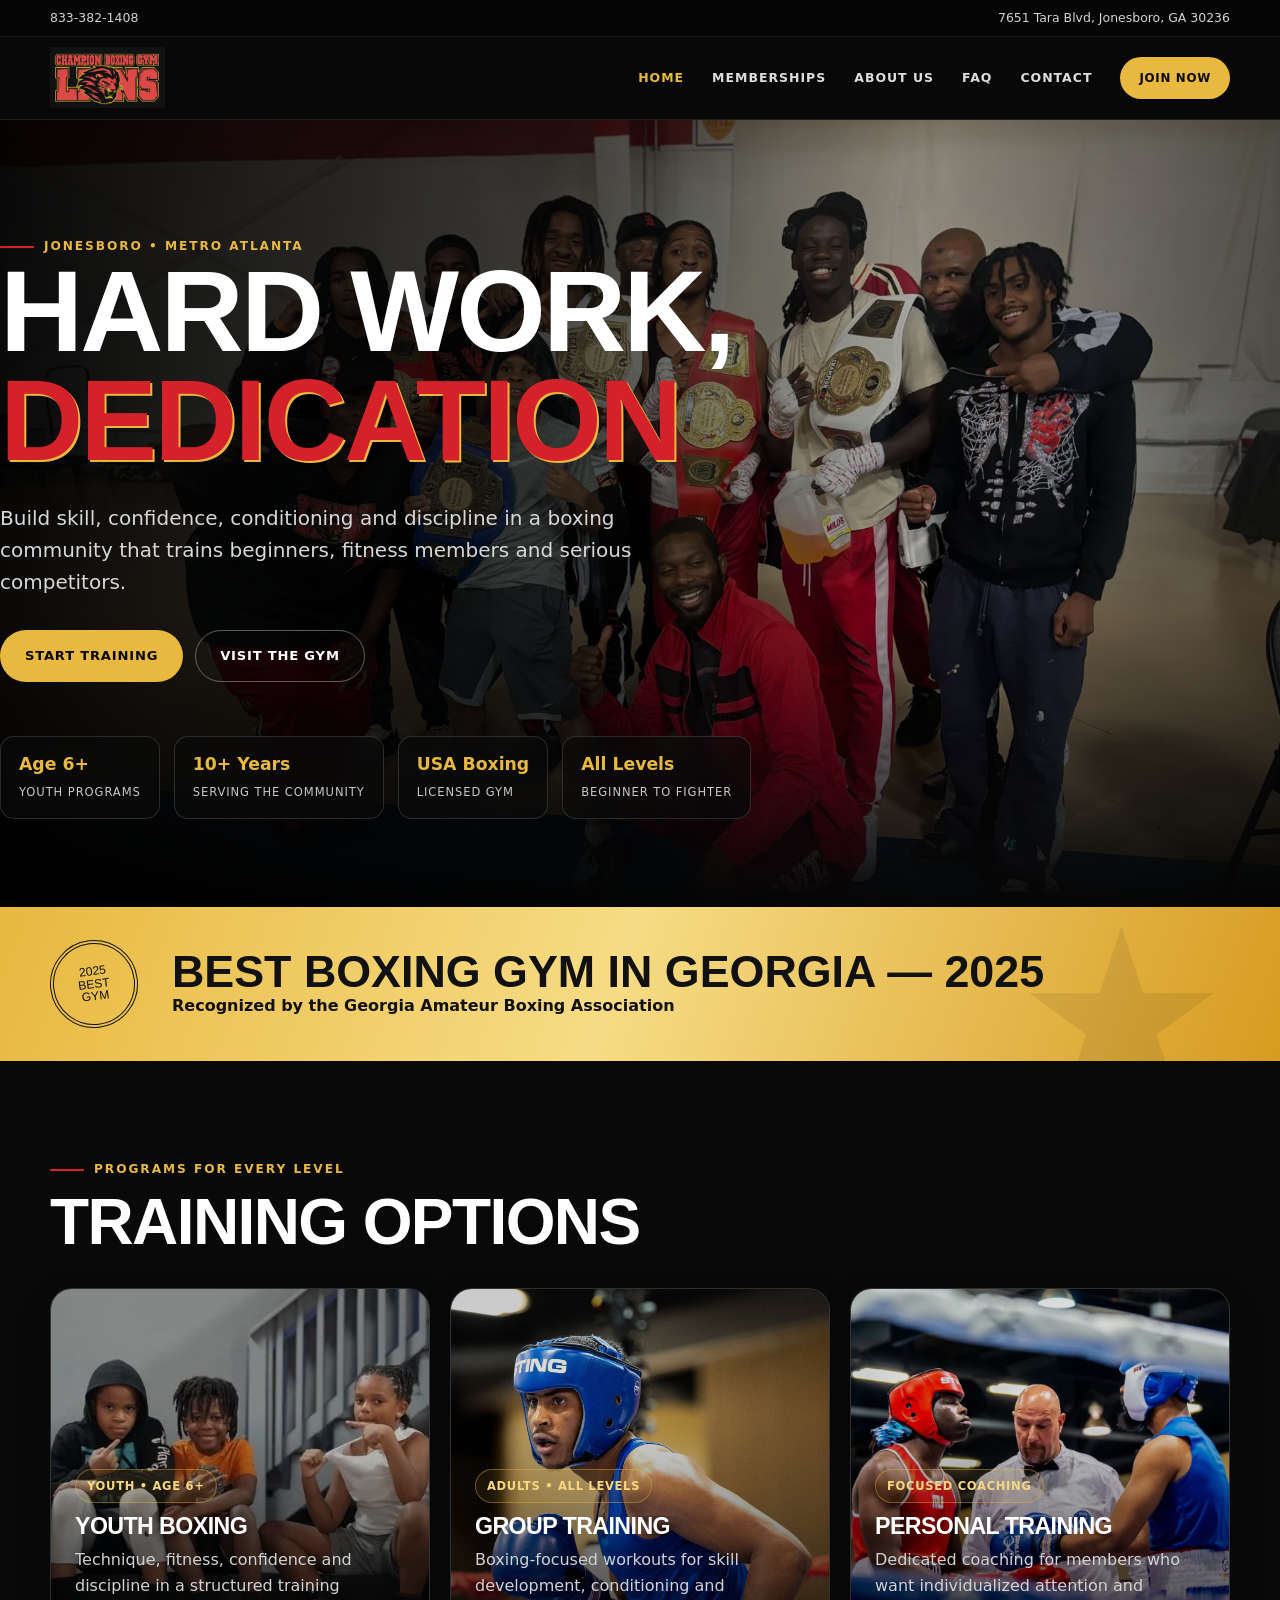
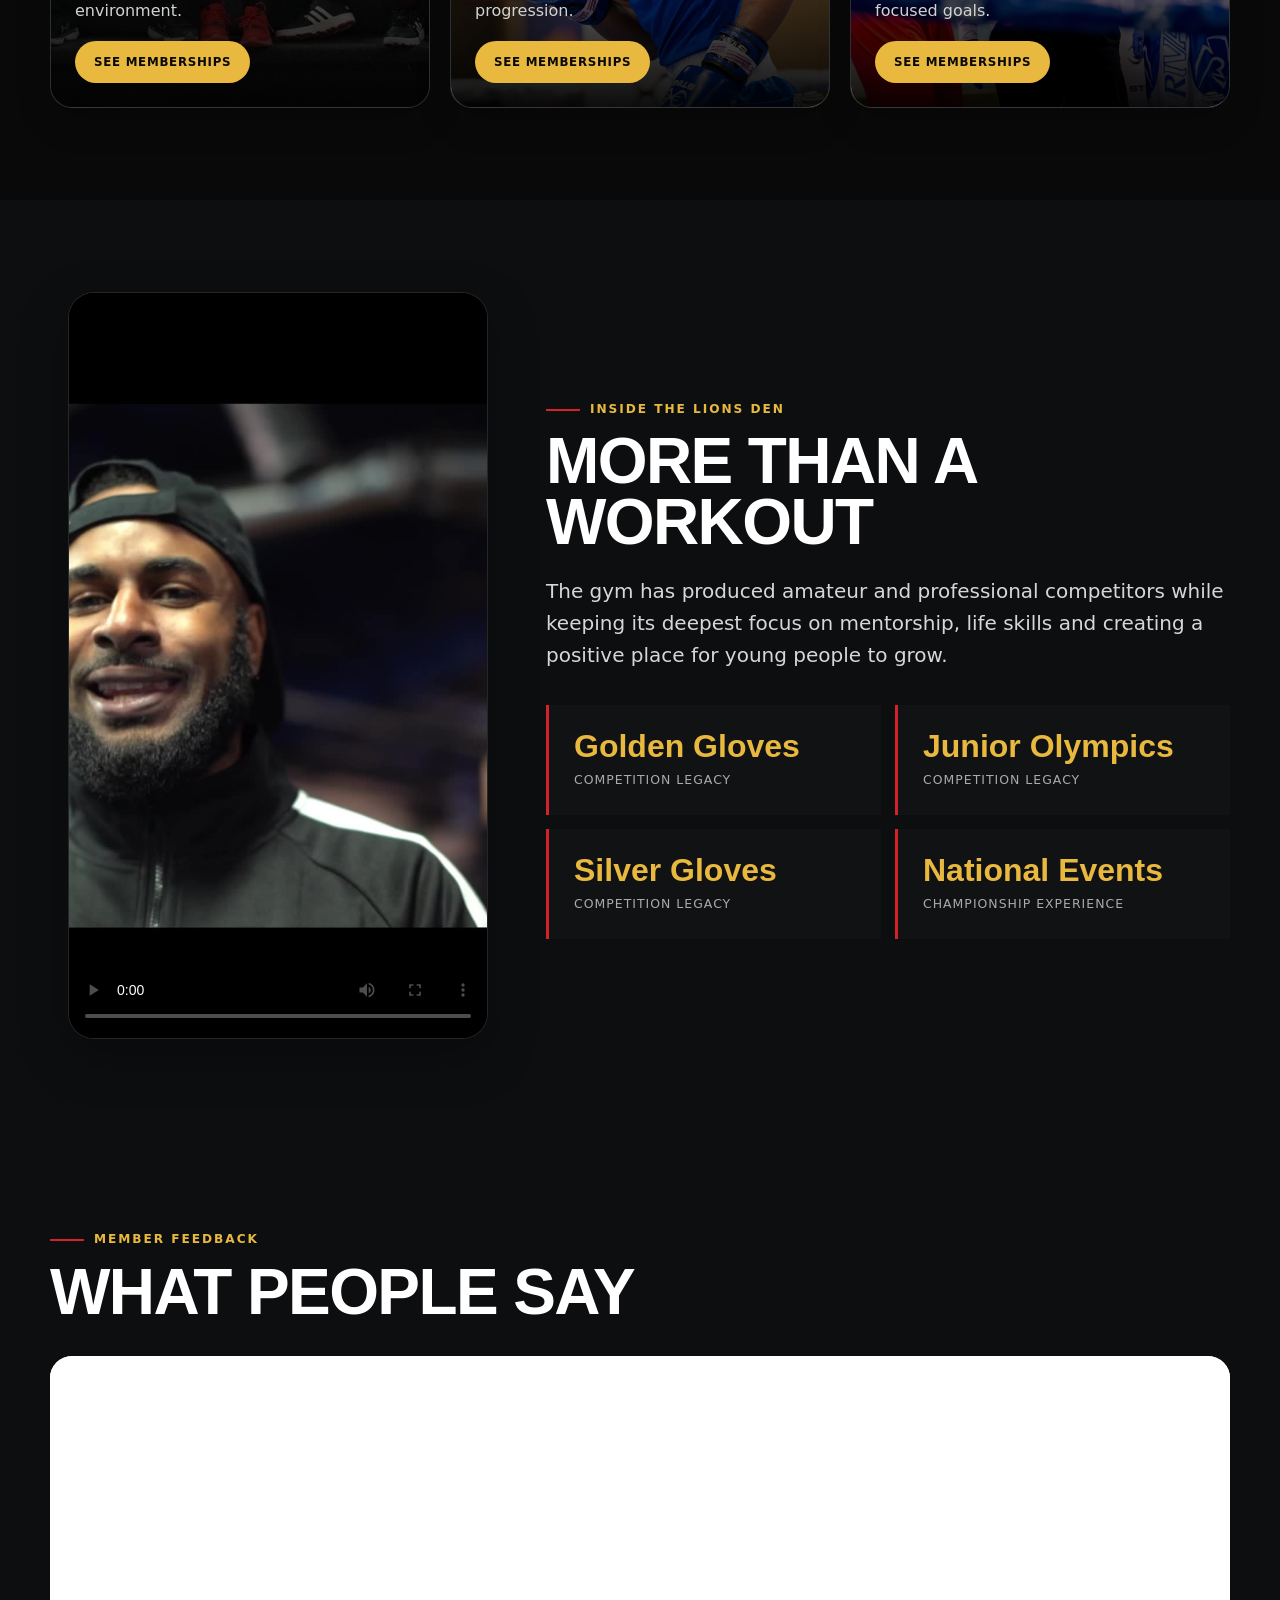
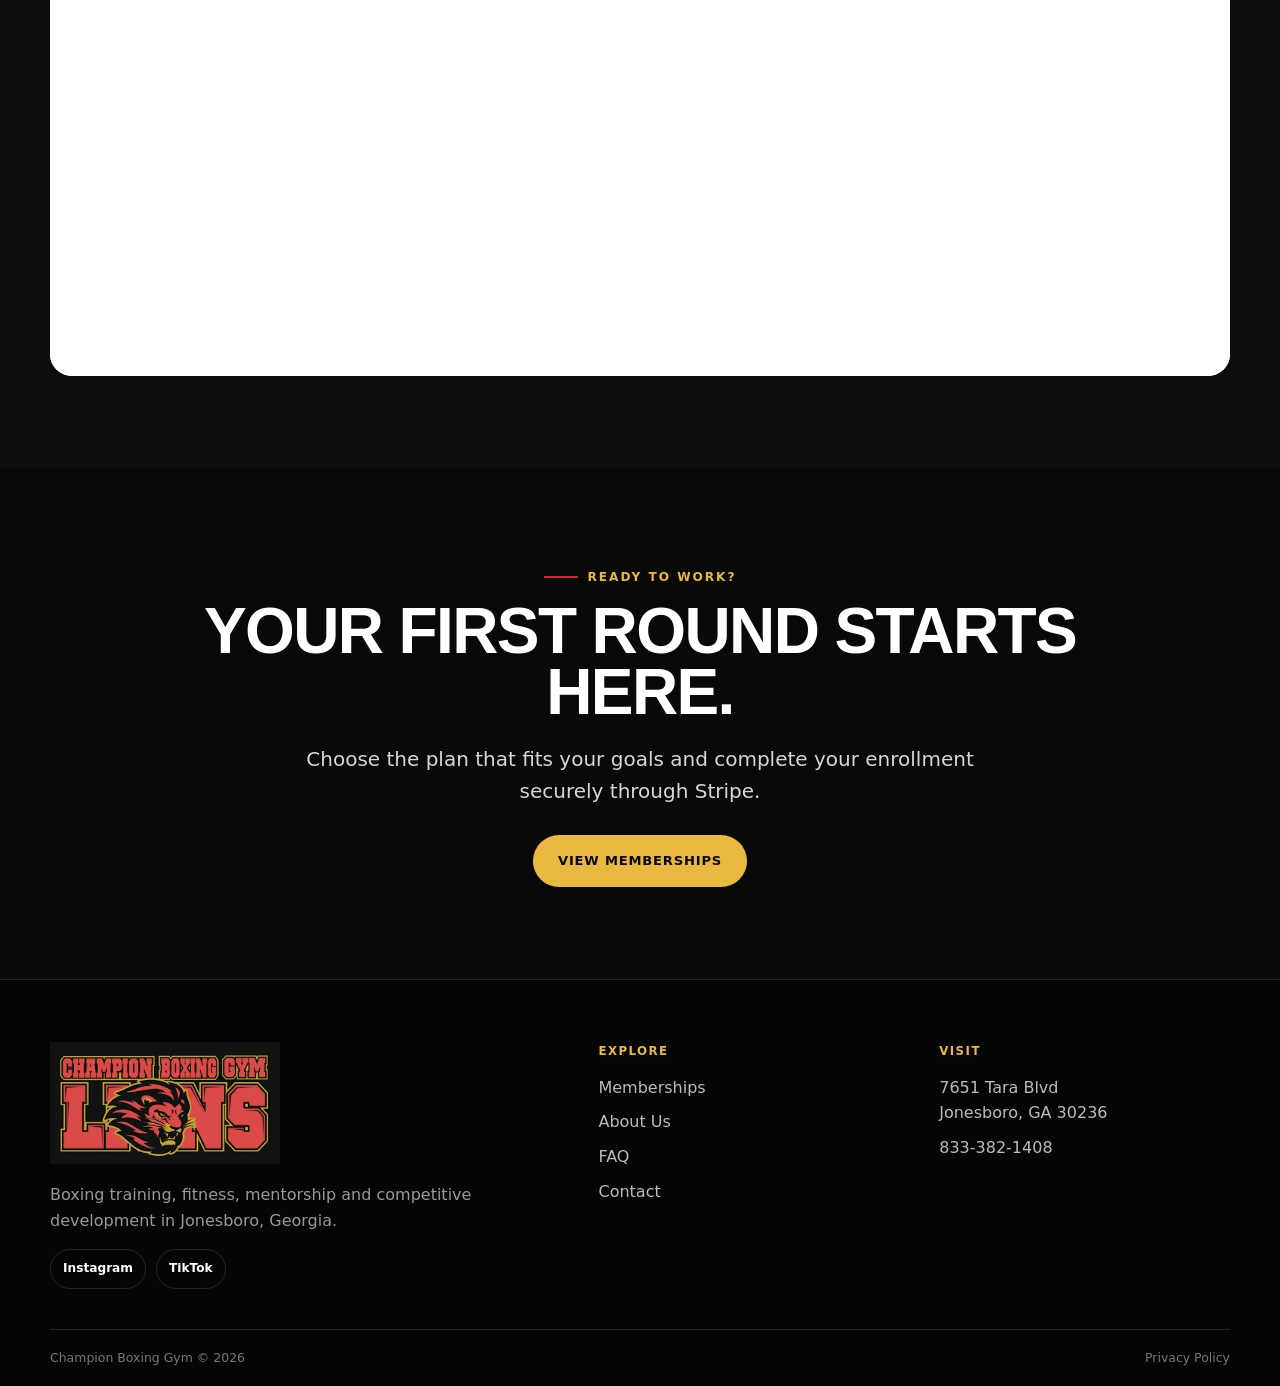
<file: index.html>
<!doctype html>
<html lang="en">
<head>
  <meta charset="utf-8"><meta name="viewport" content="width=device-width,initial-scale=1">
  <title>Champion Boxing Gym | Jonesboro, GA</title>
  <meta name="description" content="Champion Boxing Gym in Jonesboro, Georgia offers youth boxing, adult group training, personal training and competitive boxing programs.">
  <link rel="icon" href="assets/images/champion-boxing-logo.png"><link rel="stylesheet" href="styles.css">
</head>
<body>
  <div class="topbar"><div class="container"><span><a href="tel:+18333821408">833-382-1408</a></span><span>7651 Tara Blvd, Jonesboro, GA 30236</span></div></div>
  <header class="site-header"><div class="container nav">
    <a class="brand" href="index.html" aria-label="Champion Boxing Gym home"><img src="assets/images/champion-boxing-logo.png" alt="Champion Boxing Gym Lions logo"></a>
    <button class="menu-btn" aria-label="Open menu">☰</button>
    <nav class="nav-links"><a class="active" href="index.html">Home</a><a href="memberships.html">Memberships</a><a href="about.html">About Us</a><a href="faq.html">FAQ</a><a href="contact.html">Contact</a><a class="btn small gold" href="memberships.html">Join Now</a></nav>
  </div></header>

  <main>
    <section class="hero">
      <div class="hero-media"><img src="assets/images/champion-team.webp" alt="Champion Boxing Gym team posing together with championship belts"></div>
      <div class="container hero-inner"><div class="hero-copy reveal">
        <div class="eyebrow">Jonesboro • Metro Atlanta</div>
        <h1>Hard Work,<br><span>Dedication</span></h1>
        <p class="lead">Build skill, confidence, conditioning and discipline in a boxing community that trains beginners, fitness members and serious competitors.</p>
        <div class="hero-actions"><a class="btn gold" href="memberships.html">Start Training</a><a class="btn ghost" href="contact.html">Visit the Gym</a></div>
        <div class="hero-strip"><div class="stat-chip"><strong>Age 6+</strong><span>Youth programs</span></div><div class="stat-chip"><strong>10+ Years</strong><span>Serving the community</span></div><div class="stat-chip"><strong>USA Boxing</strong><span>Licensed gym</span></div><div class="stat-chip"><strong>All Levels</strong><span>Beginner to fighter</span></div></div>
      </div></div>
    </section>

    <section class="award-band"><div class="container award-inner reveal"><div class="award-seal">2025<br>BEST<br>GYM</div><div class="award-copy"><strong>Best Boxing Gym in Georgia — 2025</strong><span>Recognized by the Georgia Amateur Boxing Association</span></div></div></section>
<section class="section"><div class="container"><div class="eyebrow">Programs for Every Level</div><h2 style="margin-top:12px">Training Options</h2><div class="grid-3" style="margin-top:36px">
      <article class="program-card reveal"><img src="assets/images/youth-program.webp" alt="Youth members at Champion Boxing Gym"><div class="program-body"><div class="tag">Youth • Age 6+</div><h3 style="margin-top:12px">Youth Boxing</h3><p>Technique, fitness, confidence and discipline in a structured training environment.</p><a class="btn small gold" href="memberships.html">See Memberships</a></div></article>
      <article class="program-card reveal"><img src="assets/images/fighter-action.webp" alt="Boxer competing in the ring"><div class="program-body"><div class="tag">Adults • All Levels</div><h3 style="margin-top:12px">Group Training</h3><p>Boxing-focused workouts for skill development, conditioning and progression.</p><a class="btn small gold" href="memberships.html">See Memberships</a></div></article>
      <article class="program-card reveal"><img src="assets/images/ringside-fight.webp" alt="Champion Boxing Gym athlete in competition"><div class="program-body"><div class="tag">Focused Coaching</div><h3 style="margin-top:12px">Personal Training</h3><p>Dedicated coaching for members who want individualized attention and focused goals.</p><a class="btn small gold" href="memberships.html">See Memberships</a></div></article>
    </div></div></section>

    <section class="section" style="background:#0d0e10"><div class="container video-feature">
      <div class="vertical-video reveal"><video controls playsinline poster="assets/images/video-poster.jpg"><source src="assets/video/champion-boxing.mp4" type="video/mp4">Your browser does not support video.</video></div>
      <div class="reveal"><div class="eyebrow">Inside the Lions Den</div><h2 style="margin-top:12px">More Than a Workout</h2><p class="lead" style="margin-top:22px">The gym has produced amateur and professional competitors while keeping its deepest focus on mentorship, life skills and creating a positive place for young people to grow.</p><div class="legacy-grid" style="grid-template-columns:1fr 1fr"><div class="legacy-stat"><strong>Golden Gloves</strong><span>Competition legacy</span></div><div class="legacy-stat"><strong>Junior Olympics</strong><span>Competition legacy</span></div><div class="legacy-stat"><strong>Silver Gloves</strong><span>Competition legacy</span></div><div class="legacy-stat"><strong>National Events</strong><span>Championship experience</span></div></div></div>
    </div></section>
<section class="section" style="background:#0d0e10"><div class="container"><div class="eyebrow">Member Feedback</div><h2 style="margin-top:12px">What People Say</h2><div class="reviews-wrap" style="margin-top:34px"><iframe title="Champion Boxing Gym reviews" loading="lazy" src="https://backend.leadconnectorhq.com/appengine/reviews/get_widget/j6fCwQ6PrfRNyFcM3ezk"></iframe></div></div></section>

    <section class="section"><div class="container" style="text-align:center"><div class="eyebrow">Ready to Work?</div><h2 style="margin:14px auto 20px;max-width:900px">Your First Round Starts Here.</h2><p class="lead" style="margin-inline:auto">Choose the plan that fits your goals and complete your enrollment securely through Stripe.</p><div style="margin-top:28px"><a class="btn gold" href="memberships.html">View Memberships</a></div></div></section>
  </main>

  <footer class="site-footer"><div class="container footer-grid"><div><img class="footer-logo" src="assets/images/champion-boxing-logo.png" alt="Champion Boxing Gym"><p class="footer-copy">Boxing training, fitness, mentorship and competitive development in Jonesboro, Georgia.</p><div class="social-links"><a href="https://www.instagram.com/championboxinggym/" target="_blank" rel="noopener">Instagram</a><a href="https://www.tiktok.com/@lionsdenatl" target="_blank" rel="noopener">TikTok</a></div></div><div><div class="footer-title">Explore</div><div class="footer-links"><a href="memberships.html">Memberships</a><a href="about.html">About Us</a><a href="faq.html">FAQ</a><a href="contact.html">Contact</a></div></div><div><div class="footer-title">Visit</div><div class="footer-links"><a href="https://maps.google.com/?q=7651+Tara+Blvd+Jonesboro+GA+30236" target="_blank" rel="noopener">7651 Tara Blvd<br>Jonesboro, GA 30236</a><a href="tel:+18333821408">833-382-1408</a></div></div></div><div class="container copyright"><span>Champion Boxing Gym © <span data-year></span></span><a href="privacy.html">Privacy Policy</a></div></footer>
  <script src="script.js"></script>
</body></html>
</file>
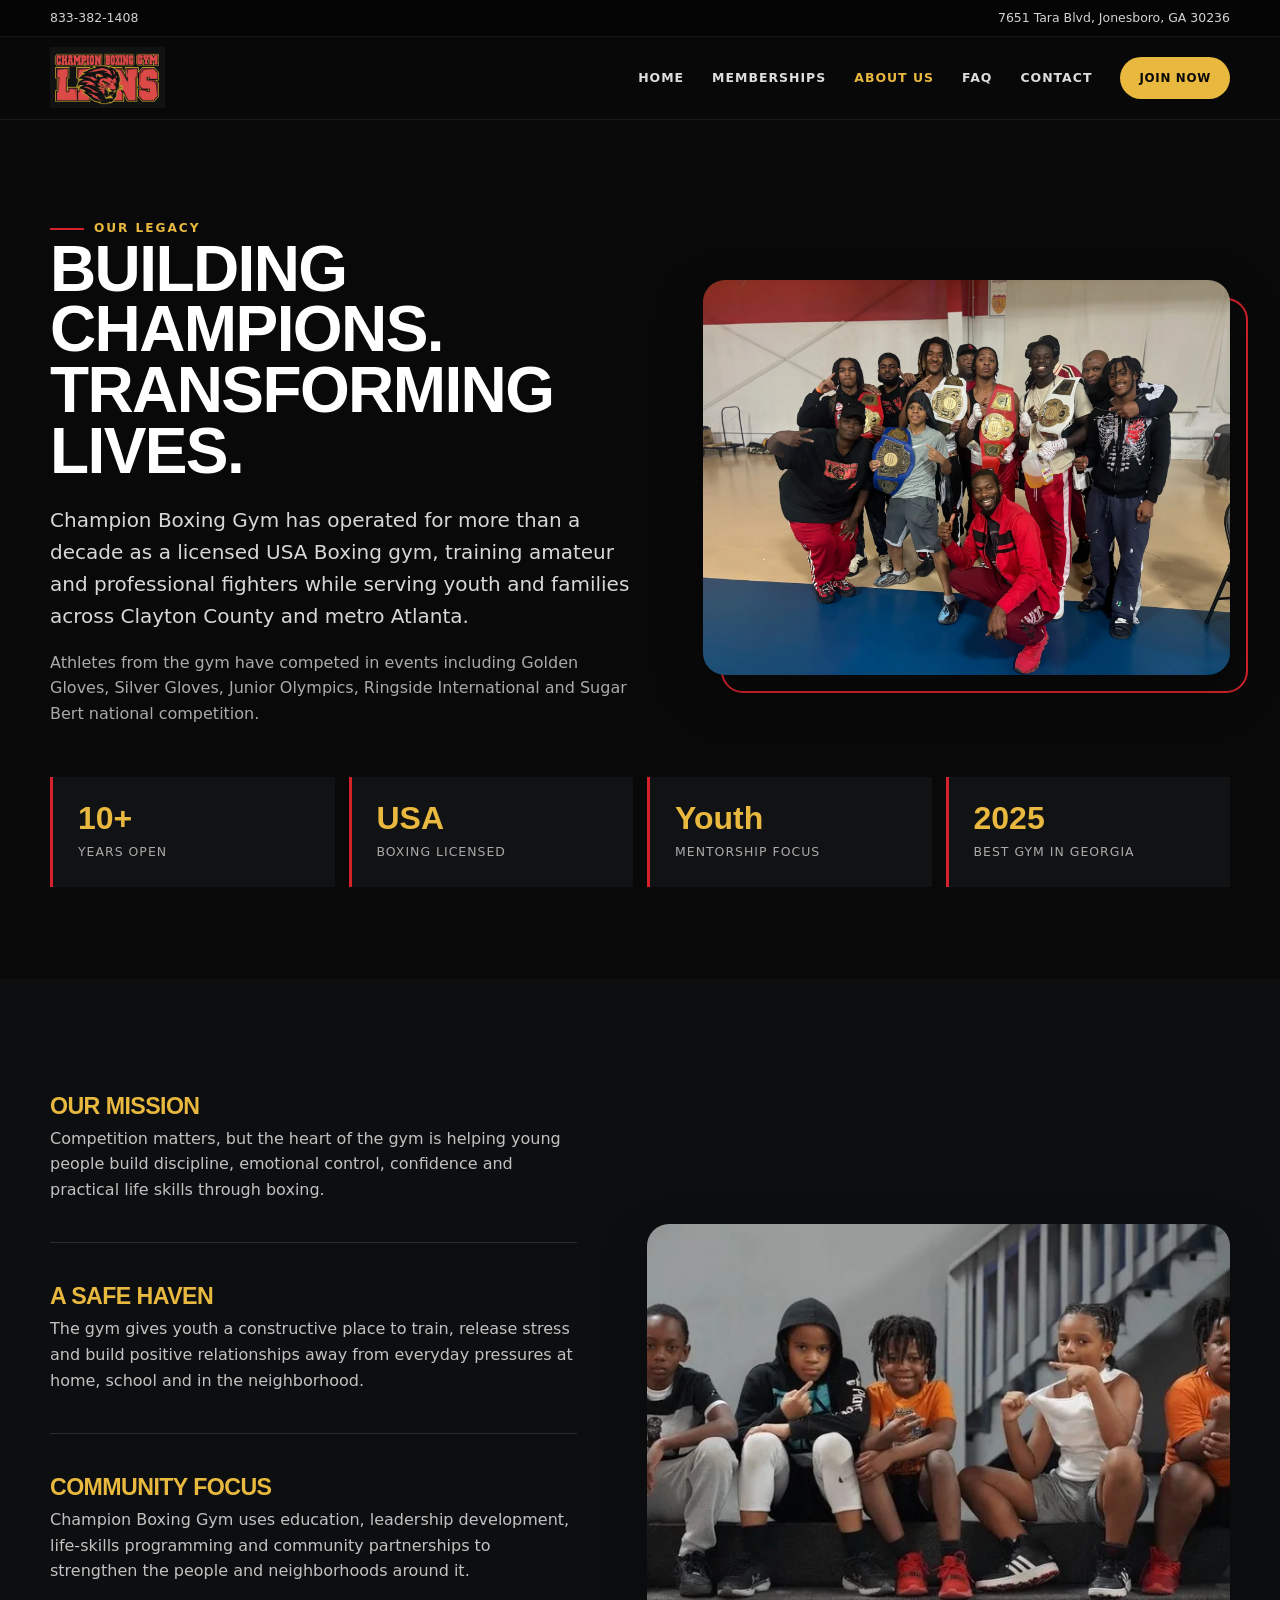
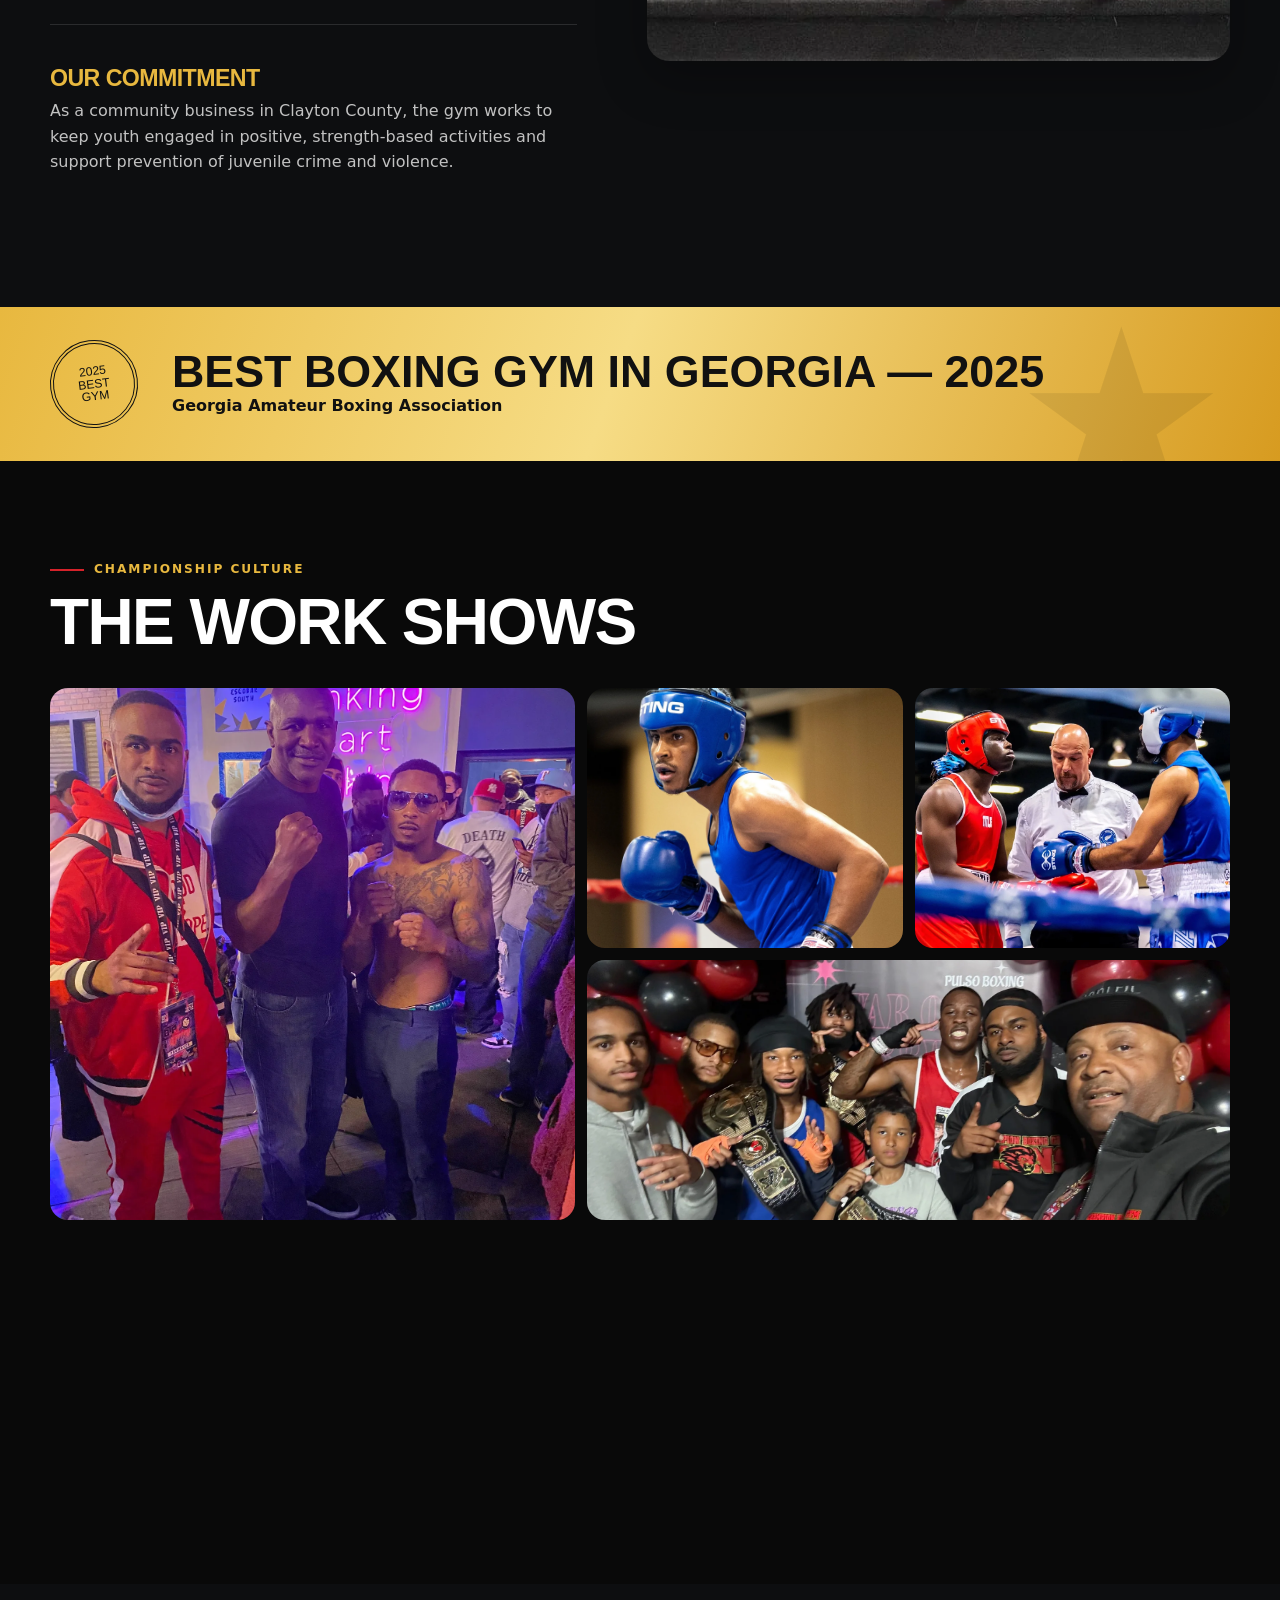
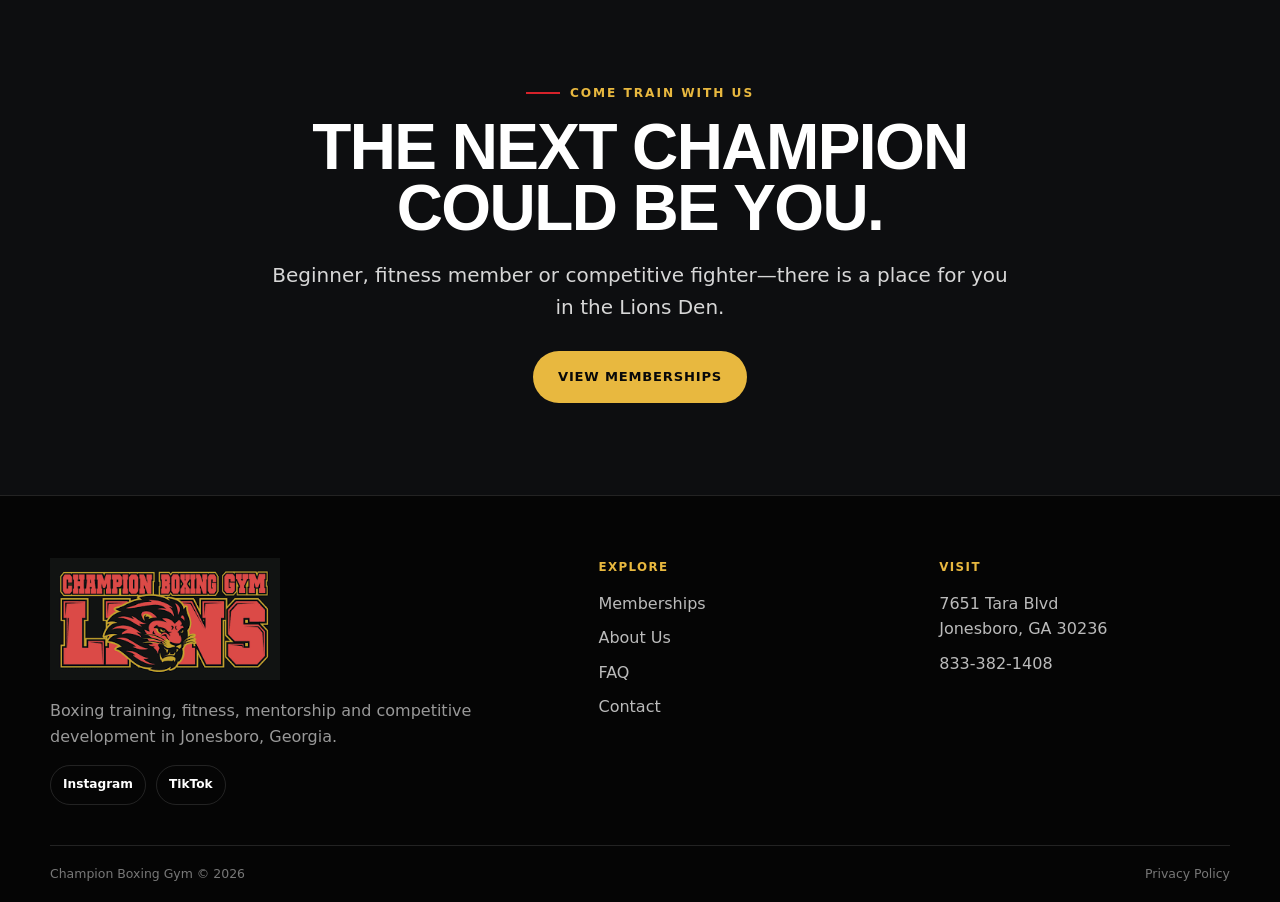
<file: about.html>
<!doctype html><html lang="en"><head><meta charset="utf-8"><meta name="viewport" content="width=device-width,initial-scale=1"><title>About Us | Champion Boxing Gym</title><meta name="description" content="Learn about Champion Boxing Gym's competition legacy, youth mentorship and community mission in Jonesboro, Georgia."><link rel="icon" href="assets/images/champion-boxing-logo.png"><link rel="stylesheet" href="styles.css"></head><body>
<div class="topbar"><div class="container"><span><a href="tel:+18333821408">833-382-1408</a></span><span>7651 Tara Blvd, Jonesboro, GA 30236</span></div></div><header class="site-header"><div class="container nav"><a class="brand" href="index.html"><img src="assets/images/champion-boxing-logo.png" alt="Champion Boxing Gym Lions logo"></a><button class="menu-btn" aria-label="Open menu">☰</button><nav class="nav-links"><a href="index.html">Home</a><a href="memberships.html">Memberships</a><a class="active" href="about.html">About Us</a><a href="faq.html">FAQ</a><a href="contact.html">Contact</a><a class="btn small gold" href="memberships.html">Join Now</a></nav></div></header>
<main>
<section class="section"><div class="container split"><div class="split-copy reveal"><div class="eyebrow">Our Legacy</div><h2>Building Champions. Transforming Lives.</h2><p class="lead" style="margin-top:22px">Champion Boxing Gym has operated for more than a decade as a licensed USA Boxing gym, training amateur and professional fighters while serving youth and families across Clayton County and metro Atlanta.</p><p style="color:#aaa;margin-top:18px">Athletes from the gym have competed in events including Golden Gloves, Silver Gloves, Junior Olympics, Ringside International and Sugar Bert national competition.</p></div><div class="split-media reveal"><img src="assets/images/champion-team.webp" alt="Champion Boxing Gym team with belts"></div></div>
<div class="container legacy-grid reveal"><div class="legacy-stat"><strong>10+</strong><span>Years open</span></div><div class="legacy-stat"><strong>USA</strong><span>Boxing licensed</span></div><div class="legacy-stat"><strong>Youth</strong><span>Mentorship focus</span></div><div class="legacy-stat"><strong>2025</strong><span>Best gym in Georgia</span></div></div></section>
<section class="section" style="background:#0d0e10"><div class="container split reverse"><div class="split-media reveal"><img src="assets/images/youth-program.webp" alt="Young people at Champion Boxing Gym"></div><div class="copy-stack reveal"><div class="copy-block"><h3>Our Mission</h3><p>Competition matters, but the heart of the gym is helping young people build discipline, emotional control, confidence and practical life skills through boxing.</p></div><div class="copy-block"><h3>A Safe Haven</h3><p>The gym gives youth a constructive place to train, release stress and build positive relationships away from everyday pressures at home, school and in the neighborhood.</p></div><div class="copy-block"><h3>Community Focus</h3><p>Champion Boxing Gym uses education, leadership development, life-skills programming and community partnerships to strengthen the people and neighborhoods around it.</p></div><div class="copy-block"><h3>Our Commitment</h3><p>As a community business in Clayton County, the gym works to keep youth engaged in positive, strength-based activities and support prevention of juvenile crime and violence.</p></div></div></div></section>
<section class="award-band"><div class="container award-inner"><div class="award-seal">2025<br>BEST<br>GYM</div><div class="award-copy"><strong>Best Boxing Gym in Georgia — 2025</strong><span>Georgia Amateur Boxing Association</span></div></div></section>
<section class="section"><div class="container"><div class="eyebrow">Championship Culture</div><h2 style="margin-top:12px">The Work Shows</h2><div class="gallery" style="margin-top:36px"><figure class="reveal"><img src="assets/images/boxing-event.webp" alt="Champion Boxing Gym at an event"></figure><figure class="reveal"><img src="assets/images/fighter-action.webp" alt="Champion boxer in action"></figure><figure class="reveal"><img src="assets/images/ringside-fight.webp" alt="Champion Boxing Gym boxer ringside"></figure><figure class="reveal"><img src="assets/images/team-champions.webp" alt="Champion Boxing Gym team"></figure><figure class="reveal"><img src="assets/images/tournament-team.webp" alt="Champion Boxing Gym tournament team"></figure></div></div></section>
<section class="section" style="background:#0d0e10"><div class="container" style="text-align:center"><div class="eyebrow">Come Train With Us</div><h2 style="margin:14px auto 20px;max-width:850px">The Next Champion Could Be You.</h2><p class="lead" style="margin-inline:auto">Beginner, fitness member or competitive fighter—there is a place for you in the Lions Den.</p><div style="margin-top:28px"><a class="btn gold" href="memberships.html">View Memberships</a></div></div></section></main>
<footer class="site-footer"><div class="container footer-grid"><div><img class="footer-logo" src="assets/images/champion-boxing-logo.png" alt="Champion Boxing Gym"><p class="footer-copy">Boxing training, fitness, mentorship and competitive development in Jonesboro, Georgia.</p><div class="social-links"><a href="https://www.instagram.com/championboxinggym/" target="_blank" rel="noopener">Instagram</a><a href="https://www.tiktok.com/@lionsdenatl" target="_blank" rel="noopener">TikTok</a></div></div><div><div class="footer-title">Explore</div><div class="footer-links"><a href="memberships.html">Memberships</a><a href="about.html">About Us</a><a href="faq.html">FAQ</a><a href="contact.html">Contact</a></div></div><div><div class="footer-title">Visit</div><div class="footer-links"><a href="https://maps.google.com/?q=7651+Tara+Blvd+Jonesboro+GA+30236" target="_blank" rel="noopener">7651 Tara Blvd<br>Jonesboro, GA 30236</a><a href="tel:+18333821408">833-382-1408</a></div></div></div><div class="container copyright"><span>Champion Boxing Gym © <span data-year></span></span><a href="privacy.html">Privacy Policy</a></div></footer><script src="script.js"></script></body></html>
</file>
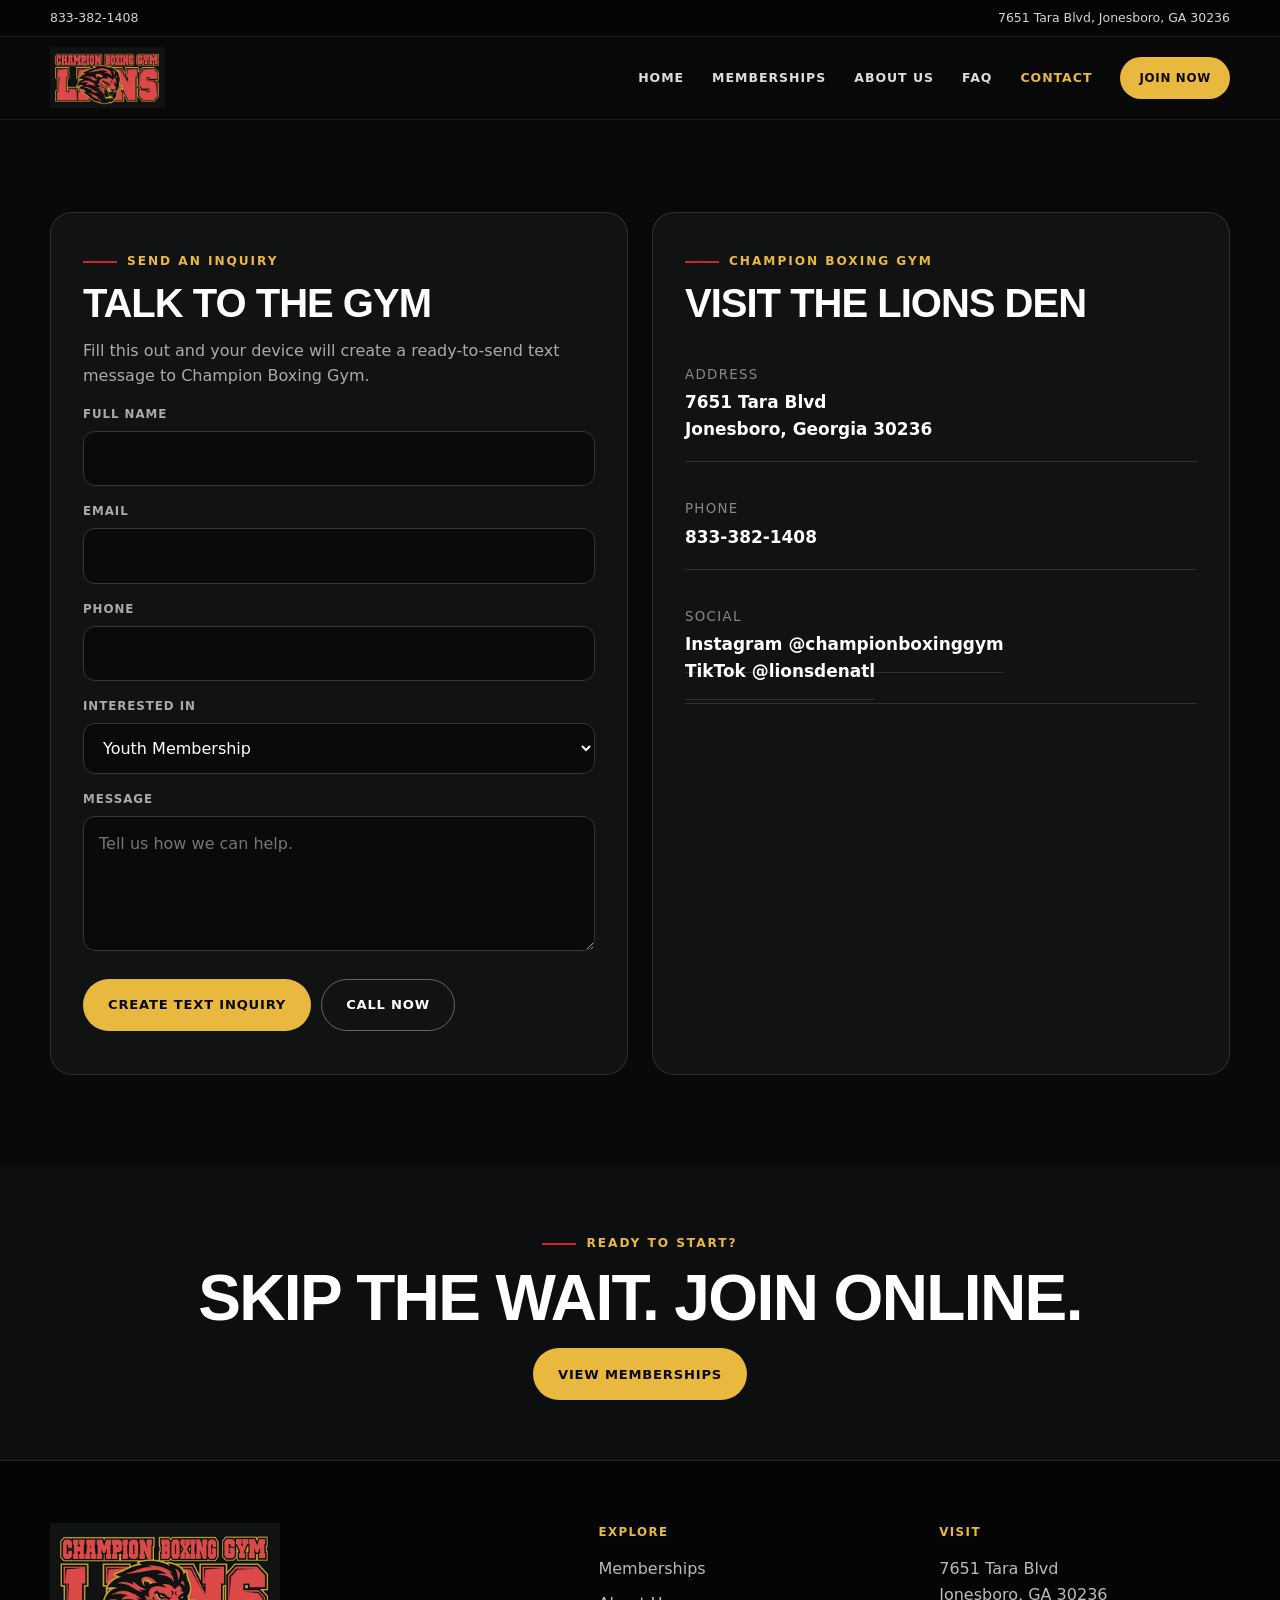
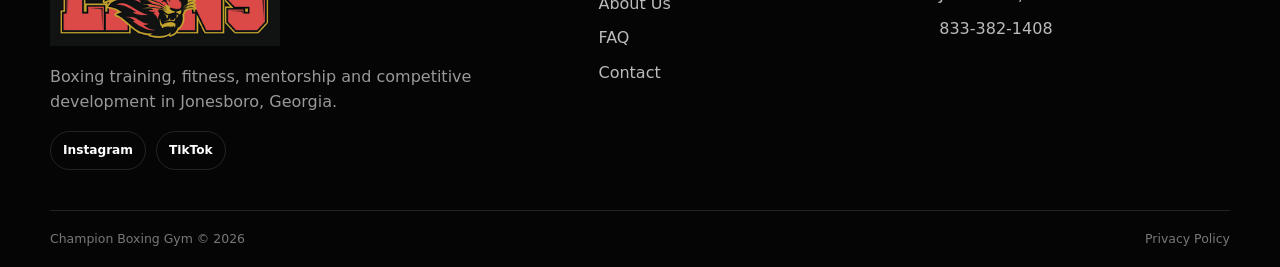
<file: contact.html>
<!doctype html><html lang="en"><head><meta charset="utf-8"><meta name="viewport" content="width=device-width,initial-scale=1"><title>Contact | Champion Boxing Gym</title><meta name="description" content="Contact Champion Boxing Gym at 7651 Tara Blvd in Jonesboro, Georgia."><link rel="icon" href="assets/images/champion-boxing-logo.png"><link rel="stylesheet" href="styles.css"></head><body>
<div class="topbar"><div class="container"><span><a href="tel:+18333821408">833-382-1408</a></span><span>7651 Tara Blvd, Jonesboro, GA 30236</span></div></div><header class="site-header"><div class="container nav"><a class="brand" href="index.html"><img src="assets/images/champion-boxing-logo.png" alt="Champion Boxing Gym Lions logo"></a><button class="menu-btn" aria-label="Open menu">☰</button><nav class="nav-links"><a href="index.html">Home</a><a href="memberships.html">Memberships</a><a href="about.html">About Us</a><a href="faq.html">FAQ</a><a class="active" href="contact.html">Contact</a><a class="btn small gold" href="memberships.html">Join Now</a></nav></div></header>
<main>
<section class="section"><div class="container contact-grid"><div class="contact-card reveal"><div class="eyebrow">Send an Inquiry</div><h2 style="margin-top:12px">Talk to the Gym</h2><p style="color:#aaa;margin-top:16px">Fill this out and your device will create a ready-to-send text message to Champion Boxing Gym.</p><form id="contactForm"><div class="field"><label for="name">Full Name</label><input id="name" name="name" required></div><div class="field"><label for="email">Email</label><input id="email" name="email" type="email" required></div><div class="field"><label for="phone">Phone</label><input id="phone" name="phone" type="tel" required></div><div class="field"><label for="interest">Interested In</label><select id="interest" name="interest"><option>Youth Membership</option><option>Adult Group Training</option><option>6-Month Group Training</option><option>Personal Training</option><option>One-on-One Session</option><option>Drop-In</option><option>General Question</option></select></div><div class="field"><label for="message">Message</label><textarea id="message" name="message" placeholder="Tell us how we can help."></textarea></div><div class="contact-actions"><button class="btn gold" type="submit">Create Text Inquiry</button><a class="btn ghost" href="tel:+18333821408">Call Now</a></div></form></div><div class="contact-card reveal"><div class="eyebrow">Champion Boxing Gym</div><h2 style="margin-top:12px">Visit the Lions Den</h2><div class="contact-list"><a href="https://maps.google.com/?q=7651+Tara+Blvd+Jonesboro+GA+30236" target="_blank" rel="noopener"><small>Address</small><strong>7651 Tara Blvd<br>Jonesboro, Georgia 30236</strong></a><a href="tel:+18333821408"><small>Phone</small><strong>833-382-1408</strong></a><div><small>Social</small><strong><a href="https://www.instagram.com/championboxinggym/" target="_blank" rel="noopener">Instagram @championboxinggym</a><br><a href="https://www.tiktok.com/@lionsdenatl" target="_blank" rel="noopener">TikTok @lionsdenatl</a></strong></div></div><iframe class="map" loading="lazy" title="Map to Champion Boxing Gym" src="https://www.google.com/maps?q=7651%20Tara%20Blvd%20Jonesboro%20GA%2030236&output=embed"></iframe></div></div></section>
<section class="section-tight" style="background:#0d0e10"><div class="container" style="text-align:center"><div class="eyebrow">Ready to Start?</div><h2 style="margin:14px auto 20px">Skip the Wait. Join Online.</h2><a class="btn gold" href="memberships.html">View Memberships</a></div></section></main>
<footer class="site-footer"><div class="container footer-grid"><div><img class="footer-logo" src="assets/images/champion-boxing-logo.png" alt="Champion Boxing Gym"><p class="footer-copy">Boxing training, fitness, mentorship and competitive development in Jonesboro, Georgia.</p><div class="social-links"><a href="https://www.instagram.com/championboxinggym/" target="_blank" rel="noopener">Instagram</a><a href="https://www.tiktok.com/@lionsdenatl" target="_blank" rel="noopener">TikTok</a></div></div><div><div class="footer-title">Explore</div><div class="footer-links"><a href="memberships.html">Memberships</a><a href="about.html">About Us</a><a href="faq.html">FAQ</a><a href="contact.html">Contact</a></div></div><div><div class="footer-title">Visit</div><div class="footer-links"><a href="https://maps.google.com/?q=7651+Tara+Blvd+Jonesboro+GA+30236" target="_blank" rel="noopener">7651 Tara Blvd<br>Jonesboro, GA 30236</a><a href="tel:+18333821408">833-382-1408</a></div></div></div><div class="container copyright"><span>Champion Boxing Gym © <span data-year></span></span><a href="privacy.html">Privacy Policy</a></div></footer><script src="script.js"></script></body></html>
</file>
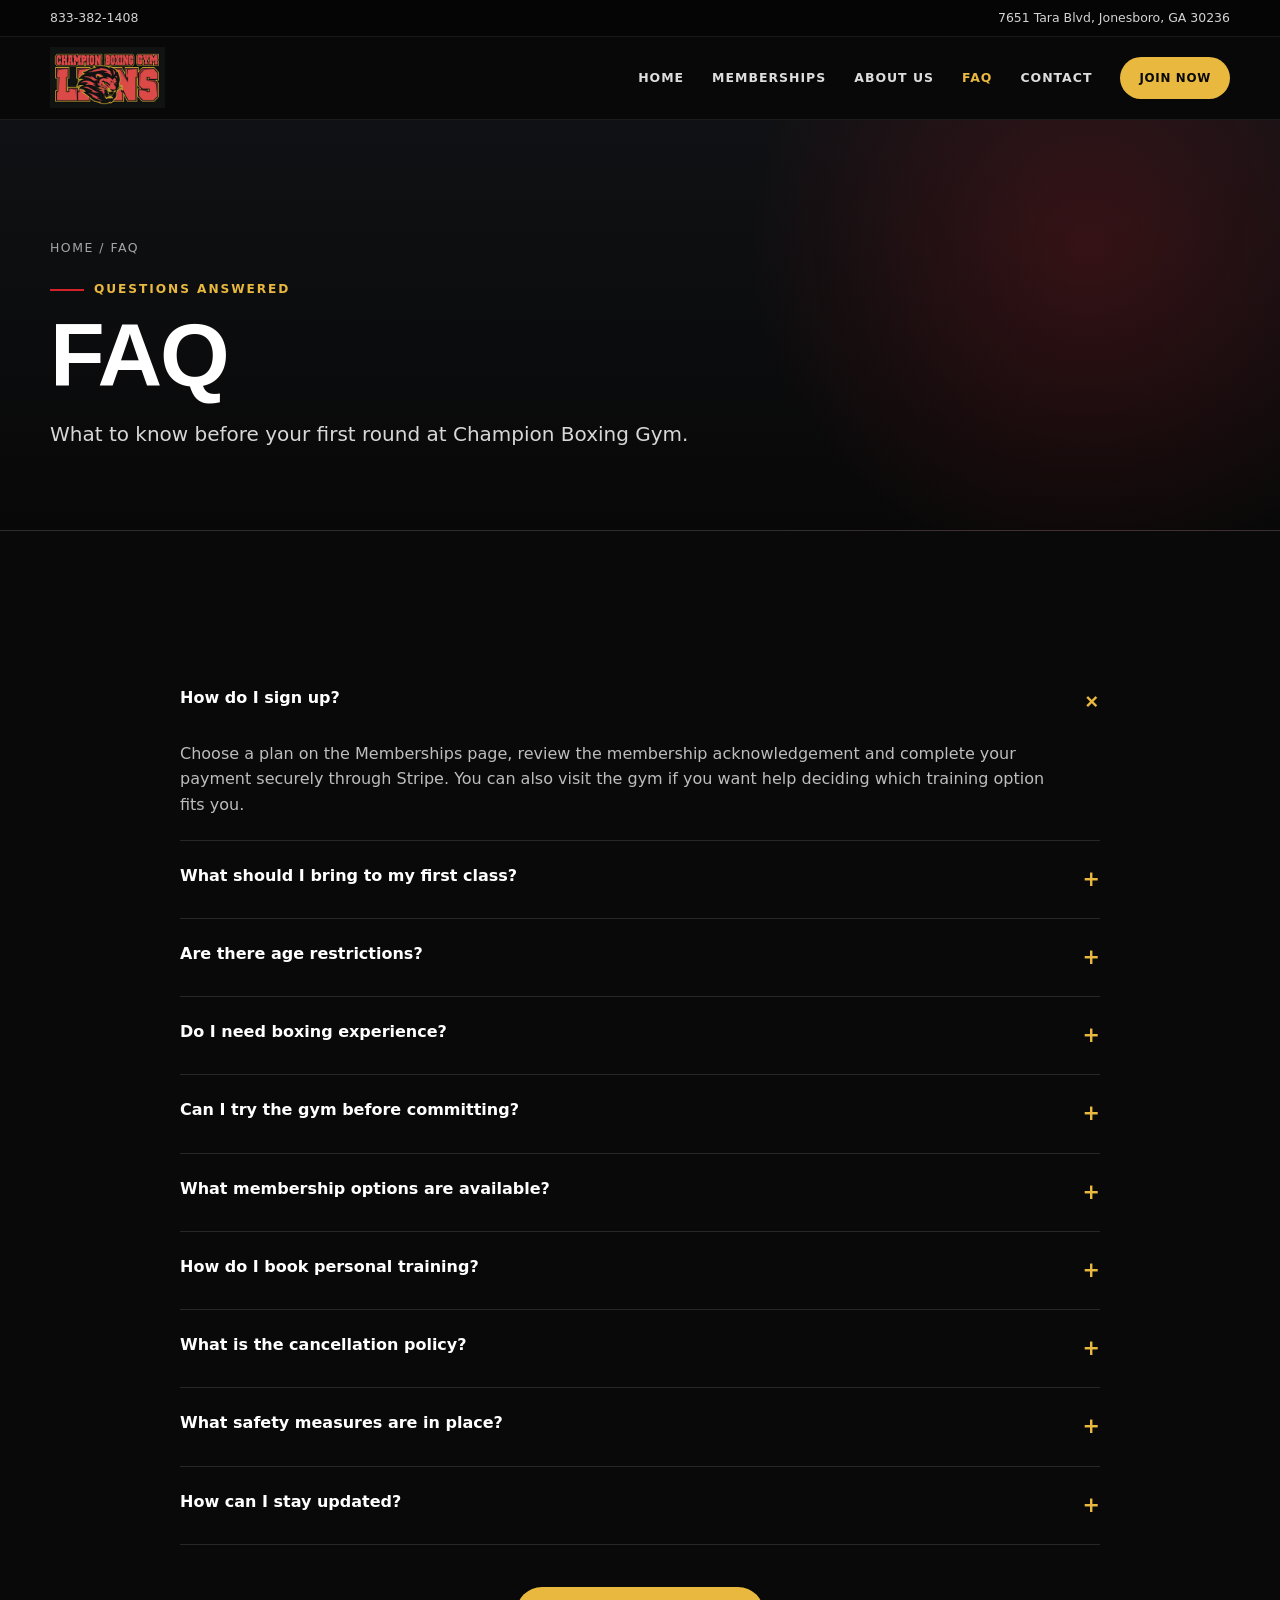
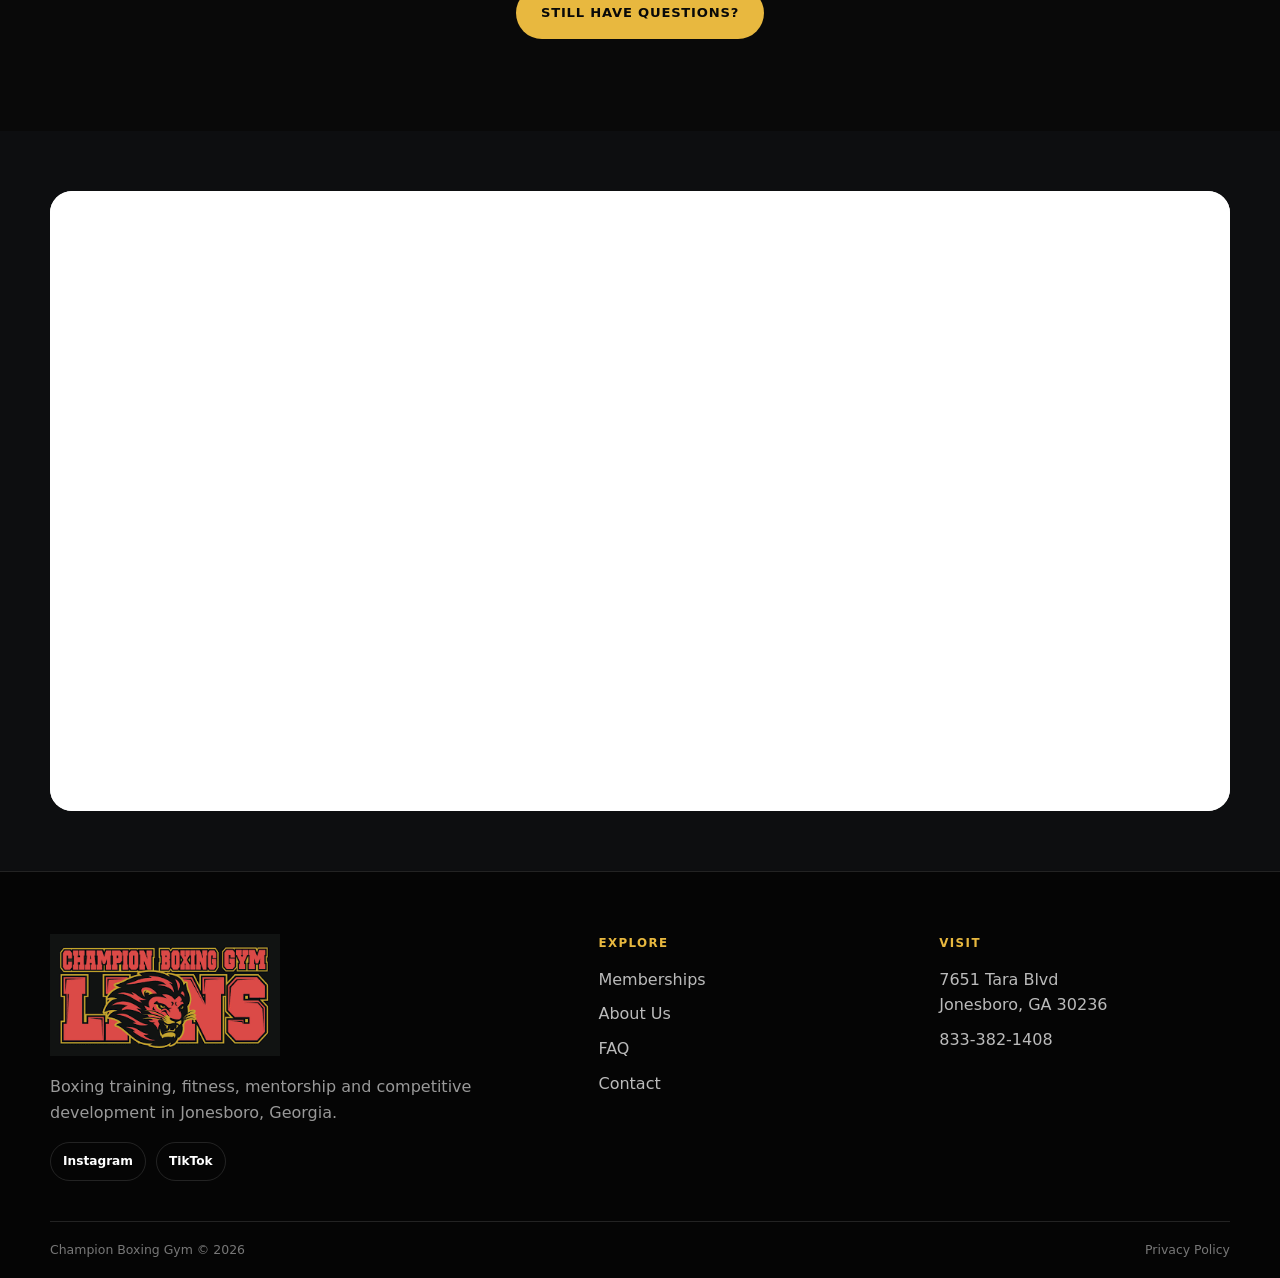
<file: faq.html>
<!doctype html><html lang="en"><head><meta charset="utf-8"><meta name="viewport" content="width=device-width,initial-scale=1"><title>FAQ | Champion Boxing Gym</title><meta name="description" content="Frequently asked questions about Champion Boxing Gym classes, memberships and training."><link rel="icon" href="assets/images/champion-boxing-logo.png"><link rel="stylesheet" href="styles.css"></head><body>
<div class="topbar"><div class="container"><span><a href="tel:+18333821408">833-382-1408</a></span><span>7651 Tara Blvd, Jonesboro, GA 30236</span></div></div><header class="site-header"><div class="container nav"><a class="brand" href="index.html"><img src="assets/images/champion-boxing-logo.png" alt="Champion Boxing Gym Lions logo"></a><button class="menu-btn" aria-label="Open menu">☰</button><nav class="nav-links"><a href="index.html">Home</a><a href="memberships.html">Memberships</a><a href="about.html">About Us</a><a class="active" href="faq.html">FAQ</a><a href="contact.html">Contact</a><a class="btn small gold" href="memberships.html">Join Now</a></nav></div></header>
<main><section class="page-hero"><div class="container"><div class="breadcrumbs">Home / FAQ</div><div class="eyebrow" style="margin-top:22px">Questions Answered</div><h1>FAQ</h1><p class="lead" style="margin-top:20px">What to know before your first round at Champion Boxing Gym.</p></div></section>
<section class="section"><div class="container"><div class="faq-list">
<div class="faq-item open"><button class="faq-q"><span>How do I sign up?</span><span>+</span></button><div class="faq-a"><p>Choose a plan on the Memberships page, review the membership acknowledgement and complete your payment securely through Stripe. You can also visit the gym if you want help deciding which training option fits you.</p></div></div>
<div class="faq-item"><button class="faq-q"><span>What should I bring to my first class?</span><span>+</span></button><div class="faq-a"><p>Wear comfortable workout clothing and bring boxing gloves if you have them, hand wraps, a jump rope, water and a towel.</p></div></div>
<div class="faq-item"><button class="faq-q"><span>Are there age restrictions?</span><span>+</span></button><div class="faq-a"><p>Youth training starts at age 6, and the gym also offers adult programs.</p></div></div>
<div class="faq-item"><button class="faq-q"><span>Do I need boxing experience?</span><span>+</span></button><div class="faq-a"><p>No. Training is available for beginners, fitness-focused members and advanced competitive boxers.</p></div></div>
<div class="faq-item"><button class="faq-q"><span>Can I try the gym before committing?</span><span>+</span></button><div class="faq-a"><p>Yes. The gym offers non-member/drop-in options, and you can contact the gym to ask about the best way to experience training before selecting a longer membership.</p></div></div>
<div class="faq-item"><button class="faq-q"><span>What membership options are available?</span><span>+</span></button><div class="faq-a"><p>Options include youth and adult group training, a shorter six-month group plan, six months paid in full, personal training, one-on-one sessions and drop-in access. New recurring memberships have a $30 initial registration fee; the $500 six-month paid-in-full option does not.</p></div></div>
<div class="faq-item"><button class="faq-q"><span>How do I book personal training?</span><span>+</span></button><div class="faq-a"><p>Select either the monthly personal training membership or a one-time one-on-one session on the Memberships page, then complete payment through Stripe.</p></div></div>
<div class="faq-item"><button class="faq-q"><span>What is the cancellation policy?</span><span>+</span></button><div class="faq-a"><p>Contracted memberships are intended for the full term shown with the plan. The gym's current policy lists a $35 cancellation fee for contract cancellation. Contact the gym for questions about your specific membership.</p></div></div>
<div class="faq-item"><button class="faq-q"><span>What safety measures are in place?</span><span>+</span></button><div class="faq-a"><p>The gym maintains facility hygiene practices and prioritizes safe instruction and proper technique. Members should follow trainer directions and disclose relevant limitations before training.</p></div></div>
<div class="faq-item"><button class="faq-q"><span>How can I stay updated?</span><span>+</span></button><div class="faq-a"><p>Follow Champion Boxing Gym on Instagram and TikTok for training, events and gym updates.</p></div></div>
</div><div style="text-align:center;margin-top:42px"><a class="btn gold" href="contact.html">Still Have Questions?</a></div></div></section>
<section class="section-tight" style="background:#0d0e10"><div class="container"><div class="reviews-wrap"><iframe title="Champion Boxing Gym reviews" loading="lazy" src="https://backend.leadconnectorhq.com/appengine/reviews/get_widget/j6fCwQ6PrfRNyFcM3ezk"></iframe></div></div></section></main>
<footer class="site-footer"><div class="container footer-grid"><div><img class="footer-logo" src="assets/images/champion-boxing-logo.png" alt="Champion Boxing Gym"><p class="footer-copy">Boxing training, fitness, mentorship and competitive development in Jonesboro, Georgia.</p><div class="social-links"><a href="https://www.instagram.com/championboxinggym/" target="_blank" rel="noopener">Instagram</a><a href="https://www.tiktok.com/@lionsdenatl" target="_blank" rel="noopener">TikTok</a></div></div><div><div class="footer-title">Explore</div><div class="footer-links"><a href="memberships.html">Memberships</a><a href="about.html">About Us</a><a href="faq.html">FAQ</a><a href="contact.html">Contact</a></div></div><div><div class="footer-title">Visit</div><div class="footer-links"><a href="https://maps.google.com/?q=7651+Tara+Blvd+Jonesboro+GA+30236" target="_blank" rel="noopener">7651 Tara Blvd<br>Jonesboro, GA 30236</a><a href="tel:+18333821408">833-382-1408</a></div></div></div><div class="container copyright"><span>Champion Boxing Gym © <span data-year></span></span><a href="privacy.html">Privacy Policy</a></div></footer><script src="script.js"></script></body></html>
</file>
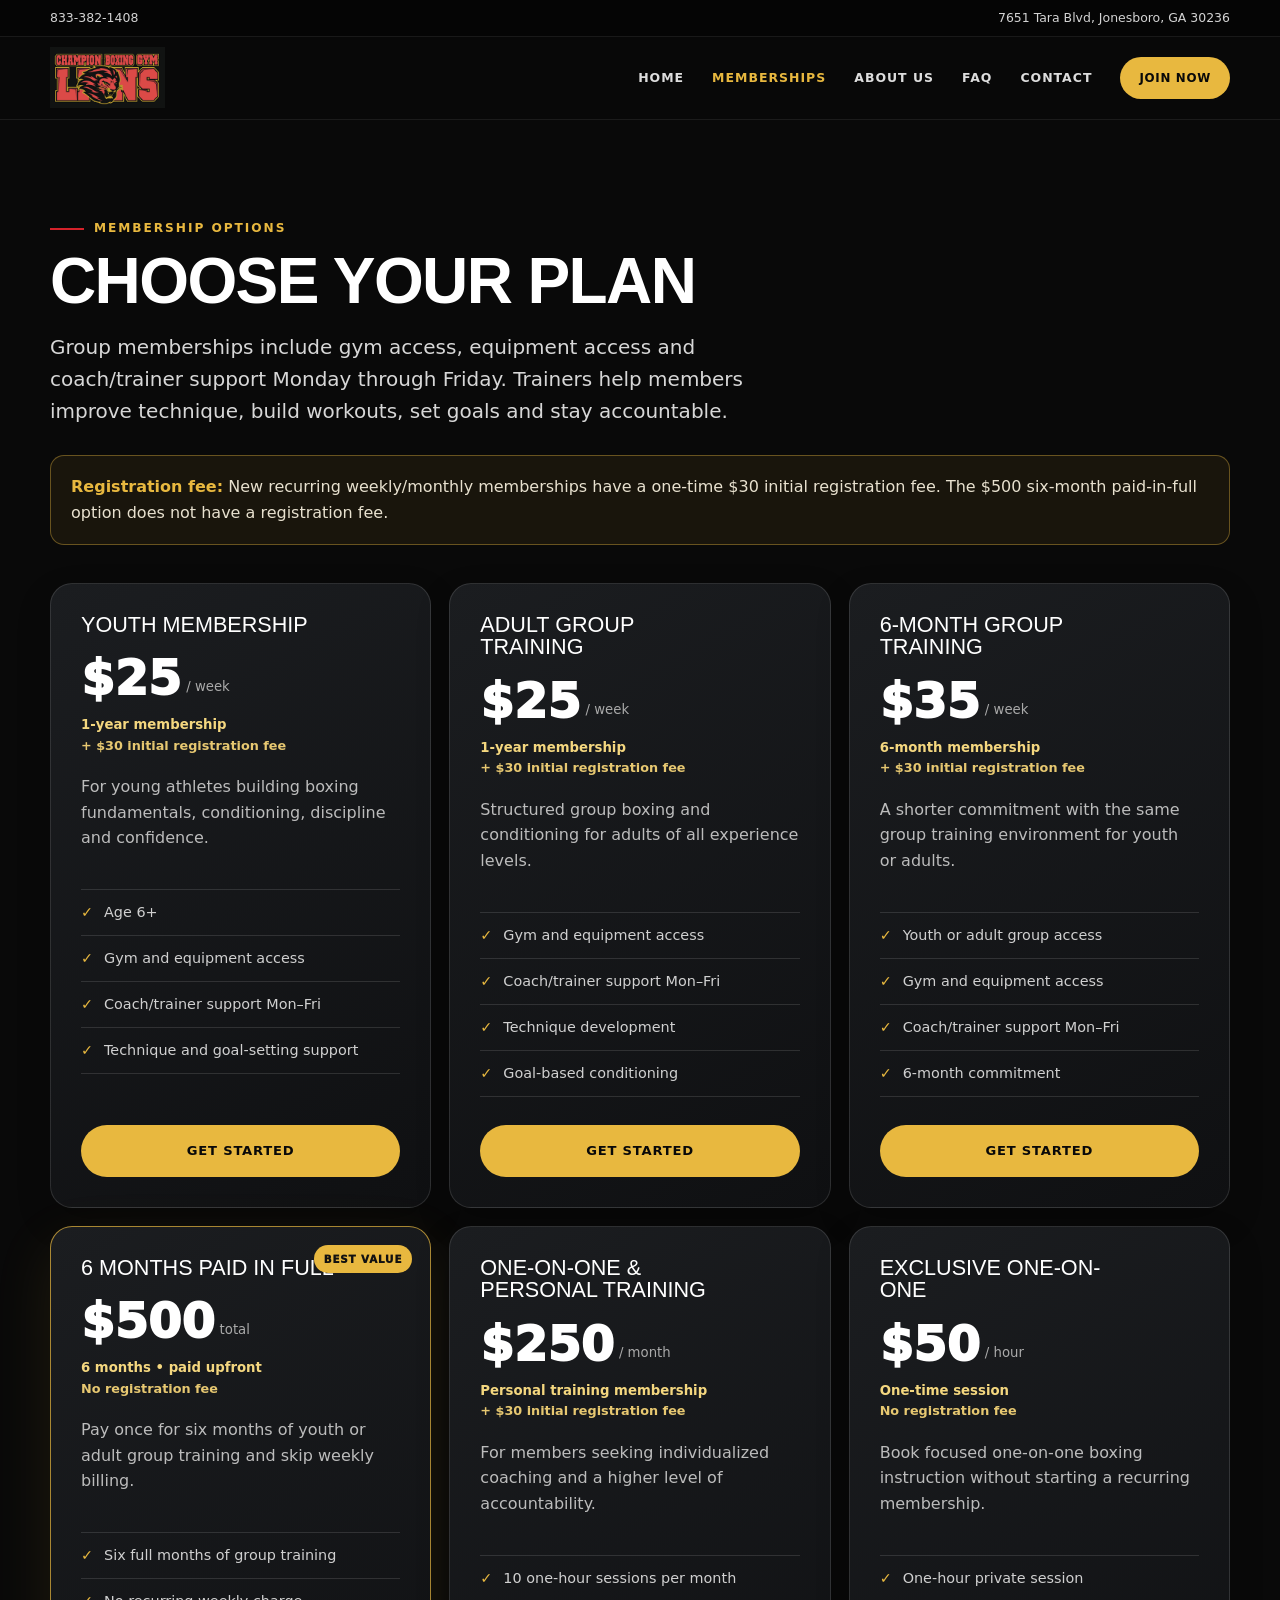
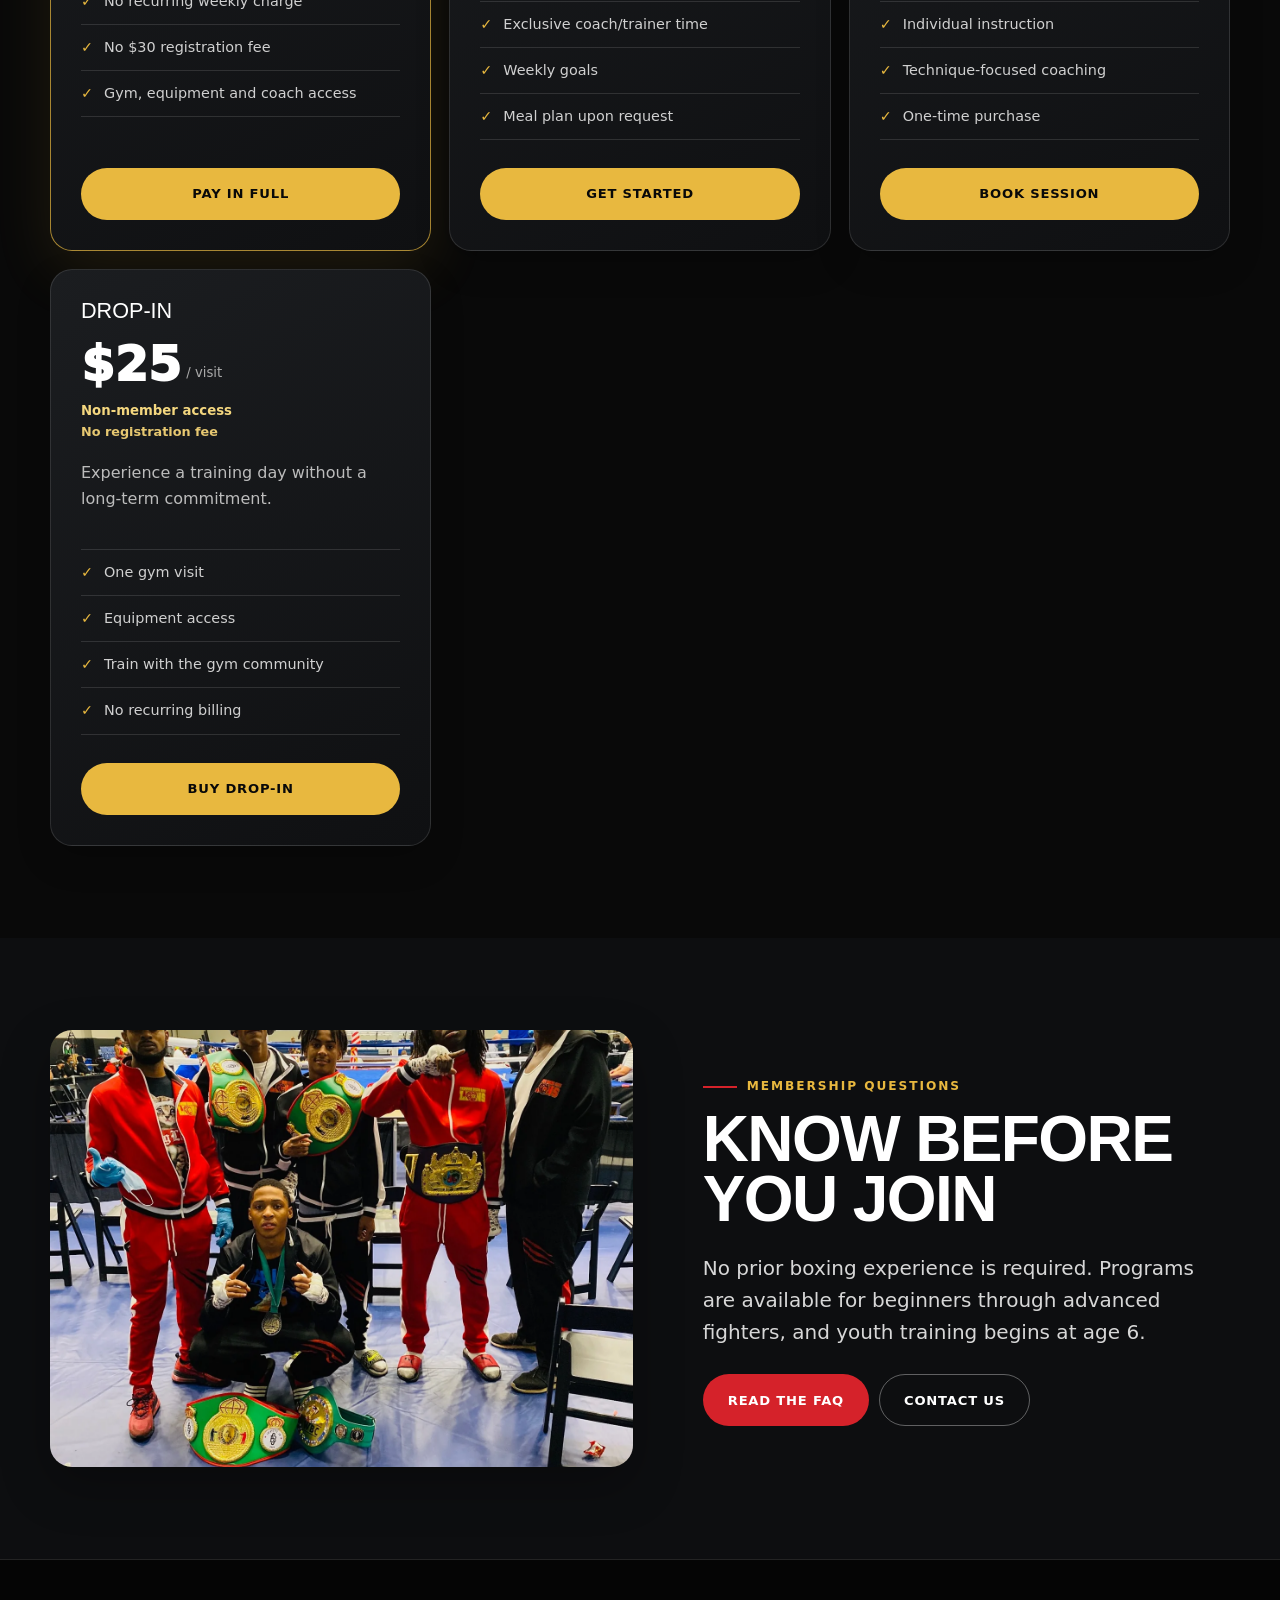
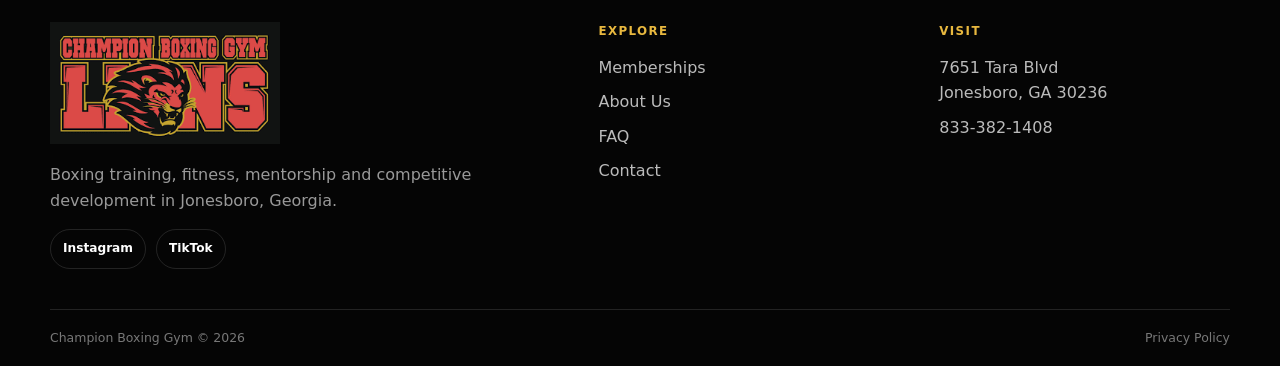
<file: memberships.html>
<!doctype html><html lang="en"><head><meta charset="utf-8"><meta name="viewport" content="width=device-width,initial-scale=1"><title>Memberships | Champion Boxing Gym</title><meta name="description" content="Champion Boxing Gym memberships for youth, adults, personal training and drop-in boxing in Jonesboro, GA."><link rel="icon" href="assets/images/champion-boxing-logo.png"><link rel="stylesheet" href="styles.css"></head><body>
<div class="topbar"><div class="container"><span><a href="tel:+18333821408">833-382-1408</a></span><span>7651 Tara Blvd, Jonesboro, GA 30236</span></div></div><header class="site-header"><div class="container nav"><a class="brand" href="index.html"><img src="assets/images/champion-boxing-logo.png" alt="Champion Boxing Gym Lions logo"></a><button class="menu-btn" aria-label="Open menu">☰</button><nav class="nav-links"><a href="index.html">Home</a><a class="active" href="memberships.html">Memberships</a><a href="about.html">About Us</a><a href="faq.html">FAQ</a><a href="contact.html">Contact</a><a class="btn small gold" href="#plans">Join Now</a></nav></div></header>
<main>
<section class="section" id="plans"><div class="container"><div class="eyebrow">Membership Options</div><h2 style="margin-top:12px">Choose Your Plan</h2><p class="lead" style="margin-top:20px">Group memberships include gym access, equipment access and coach/trainer support Monday through Friday. Trainers help members improve technique, build workouts, set goals and stay accountable.</p><div class="price-note"><strong>Registration fee:</strong> New recurring weekly/monthly memberships have a one-time $30 initial registration fee. The $500 six-month paid-in-full option does not have a registration fee.</div>
<div class="pricing-grid">
<article class="price-card reveal"><div class="price-title">Youth Membership</div><div class="price"><span class="amount">$25</span><span class="period">/ week</span></div><div class="term">1-year membership</div><div class="fee-badge">+ $30 initial registration fee</div><p>For young athletes building boxing fundamentals, conditioning, discipline and confidence.</p><ul class="benefits"><li>Age 6+</li><li>Gym and equipment access</li><li>Coach/trainer support Mon–Fri</li><li>Technique and goal-setting support</li></ul><button class="btn gold checkout-trigger" data-plan="Youth Membership" data-price="$25 per week" data-term="1-year membership" data-regfee="yes" data-url="https://buy.stripe.com/7sY6oJ9TG26JeGraEu48005">Get Started</button></article>
<article class="price-card reveal"><div class="price-title">Adult Group Training</div><div class="price"><span class="amount">$25</span><span class="period">/ week</span></div><div class="term">1-year membership</div><div class="fee-badge">+ $30 initial registration fee</div><p>Structured group boxing and conditioning for adults of all experience levels.</p><ul class="benefits"><li>Gym and equipment access</li><li>Coach/trainer support Mon–Fri</li><li>Technique development</li><li>Goal-based conditioning</li></ul><button class="btn gold checkout-trigger" data-plan="Adult Group Training" data-price="$25 per week" data-term="1-year membership" data-regfee="yes" data-url="https://buy.stripe.com/7sY6oJ9TG26JeGraEu48005">Get Started</button></article>
<article class="price-card reveal"><div class="price-title">6-Month Group Training</div><div class="price"><span class="amount">$35</span><span class="period">/ week</span></div><div class="term">6-month membership</div><div class="fee-badge">+ $30 initial registration fee</div><p>A shorter commitment with the same group training environment for youth or adults.</p><ul class="benefits"><li>Youth or adult group access</li><li>Gym and equipment access</li><li>Coach/trainer support Mon–Fri</li><li>6-month commitment</li></ul><button class="btn gold checkout-trigger" data-plan="6-Month Group Training" data-price="$35 per week" data-term="6-month membership" data-regfee="yes" data-url="https://buy.stripe.com/bJe7sN9TGfXz55R3c248006">Get Started</button></article>
<article class="price-card featured reveal"><div class="best-value">Best Value</div><div class="price-title">6 Months Paid in Full</div><div class="price"><span class="amount">$500</span><span class="period">total</span></div><div class="term">6 months • paid upfront</div><div class="fee-badge">No registration fee</div><p>Pay once for six months of youth or adult group training and skip weekly billing.</p><ul class="benefits"><li>Six full months of group training</li><li>No recurring weekly charge</li><li>No $30 registration fee</li><li>Gym, equipment and coach access</li></ul><button class="btn gold checkout-trigger" data-plan="6 Months Paid in Full" data-price="$500 total" data-term="6 months paid upfront" data-regfee="no" data-url="https://buy.stripe.com/3cIaEZ7LyeTvaqbaEu48007">Pay in Full</button></article>
<article class="price-card reveal"><div class="price-title">One-on-One & Personal Training</div><div class="price"><span class="amount">$250</span><span class="period">/ month</span></div><div class="term">Personal training membership</div><div class="fee-badge">+ $30 initial registration fee</div><p>For members seeking individualized coaching and a higher level of accountability.</p><ul class="benefits"><li>10 one-hour sessions per month</li><li>Exclusive coach/trainer time</li><li>Weekly goals</li><li>Meal plan upon request</li></ul><button class="btn gold checkout-trigger" data-plan="One-on-One & Personal Training" data-price="$250 per month" data-term="Monthly personal training membership" data-regfee="yes" data-url="https://buy.stripe.com/eVqdRbc1O9zb1TF9Aq48004">Get Started</button></article>
<article class="price-card reveal"><div class="price-title">Exclusive One-on-One</div><div class="price"><span class="amount">$50</span><span class="period">/ hour</span></div><div class="term">One-time session</div><div class="fee-badge">No registration fee</div><p>Book focused one-on-one boxing instruction without starting a recurring membership.</p><ul class="benefits"><li>One-hour private session</li><li>Individual instruction</li><li>Technique-focused coaching</li><li>One-time purchase</li></ul><button class="btn gold checkout-trigger" data-plan="Exclusive One-on-One Session" data-price="$50 per hour" data-term="One-time session" data-regfee="no" data-url="https://buy.stripe.com/4gMfZj1na3aNcyjbIy48008">Book Session</button></article>
<article class="price-card reveal"><div class="price-title">Drop-In</div><div class="price"><span class="amount">$25</span><span class="period">/ visit</span></div><div class="term">Non-member access</div><div class="fee-badge">No registration fee</div><p>Experience a training day without a long-term commitment.</p><ul class="benefits"><li>One gym visit</li><li>Equipment access</li><li>Train with the gym community</li><li>No recurring billing</li></ul><button class="btn gold checkout-trigger" data-plan="Drop-In" data-price="$25 per visit" data-term="One-time drop-in" data-regfee="no" data-url="https://buy.stripe.com/bJecN7d5Sh1D2XJcMC48009">Buy Drop-In</button></article>
</div></div></section>
<section class="section" style="background:#0d0e10"><div class="container split"><div class="split-media reveal"><img src="assets/images/tournament-team.webp" alt="Champion Boxing Gym competitors with championship belts"></div><div class="reveal"><div class="eyebrow">Membership Questions</div><h2 style="margin-top:12px">Know Before You Join</h2><p class="lead" style="margin-top:22px">No prior boxing experience is required. Programs are available for beginners through advanced fighters, and youth training begins at age 6.</p><div style="margin-top:26px;display:flex;gap:10px;flex-wrap:wrap"><a class="btn" href="faq.html">Read the FAQ</a><a class="btn ghost" href="contact.html">Contact Us</a></div></div></div></section></main>
<footer class="site-footer"><div class="container footer-grid"><div><img class="footer-logo" src="assets/images/champion-boxing-logo.png" alt="Champion Boxing Gym"><p class="footer-copy">Boxing training, fitness, mentorship and competitive development in Jonesboro, Georgia.</p><div class="social-links"><a href="https://www.instagram.com/championboxinggym/" target="_blank" rel="noopener">Instagram</a><a href="https://www.tiktok.com/@lionsdenatl" target="_blank" rel="noopener">TikTok</a></div></div><div><div class="footer-title">Explore</div><div class="footer-links"><a href="memberships.html">Memberships</a><a href="about.html">About Us</a><a href="faq.html">FAQ</a><a href="contact.html">Contact</a></div></div><div><div class="footer-title">Visit</div><div class="footer-links"><a href="https://maps.google.com/?q=7651+Tara+Blvd+Jonesboro+GA+30236" target="_blank" rel="noopener">7651 Tara Blvd<br>Jonesboro, GA 30236</a><a href="tel:+18333821408">833-382-1408</a></div></div></div><div class="container copyright"><span>Champion Boxing Gym © <span data-year></span></span><a href="privacy.html">Privacy Policy</a></div></footer>
<div class="modal" id="checkoutModal" role="dialog" aria-modal="true" aria-label="Membership acknowledgement"><div class="modal-card"><div class="modal-top"><div><div class="kicker">Enrollment acknowledgement</div><div class="modal-plan" data-modal-plan></div><div class="modal-price" data-modal-price></div></div><button class="modal-close" data-modal-close aria-label="Close">×</button></div><div class="agreement-box"><strong style="color:#fff">Plan terms:</strong> <span data-modal-term></span><br><span data-modal-fee></span><br><br>Payment is completed on Stripe's secure checkout page. Contract terms and gym policies apply to memberships as described on this site.</div><div class="field"><label for="agreementName">Member / Parent or Guardian Full Name</label><input id="agreementName" autocomplete="name" placeholder="Type your full name"></div><label class="check"><input type="checkbox" class="agreement-check"><span>I have reviewed the selected plan price, billing frequency and membership term.</span></label><label class="check"><input type="checkbox" class="agreement-check"><span>I understand that recurring memberships continue to bill according to the selected Stripe plan and that contracted memberships are subject to the gym's cancellation policy.</span></label><label class="check"><input type="checkbox" class="agreement-check"><span>I agree to follow Champion Boxing Gym policies and acknowledge that boxing and fitness training involve physical activity and inherent risk.</span></label><div class="modal-footer"><button class="btn ghost" data-modal-close>Go Back</button><a class="btn gold disabled" href="#" data-checkout-continue>Continue to Stripe</a></div></div></div>
<script src="script.js"></script></body></html>
</file>
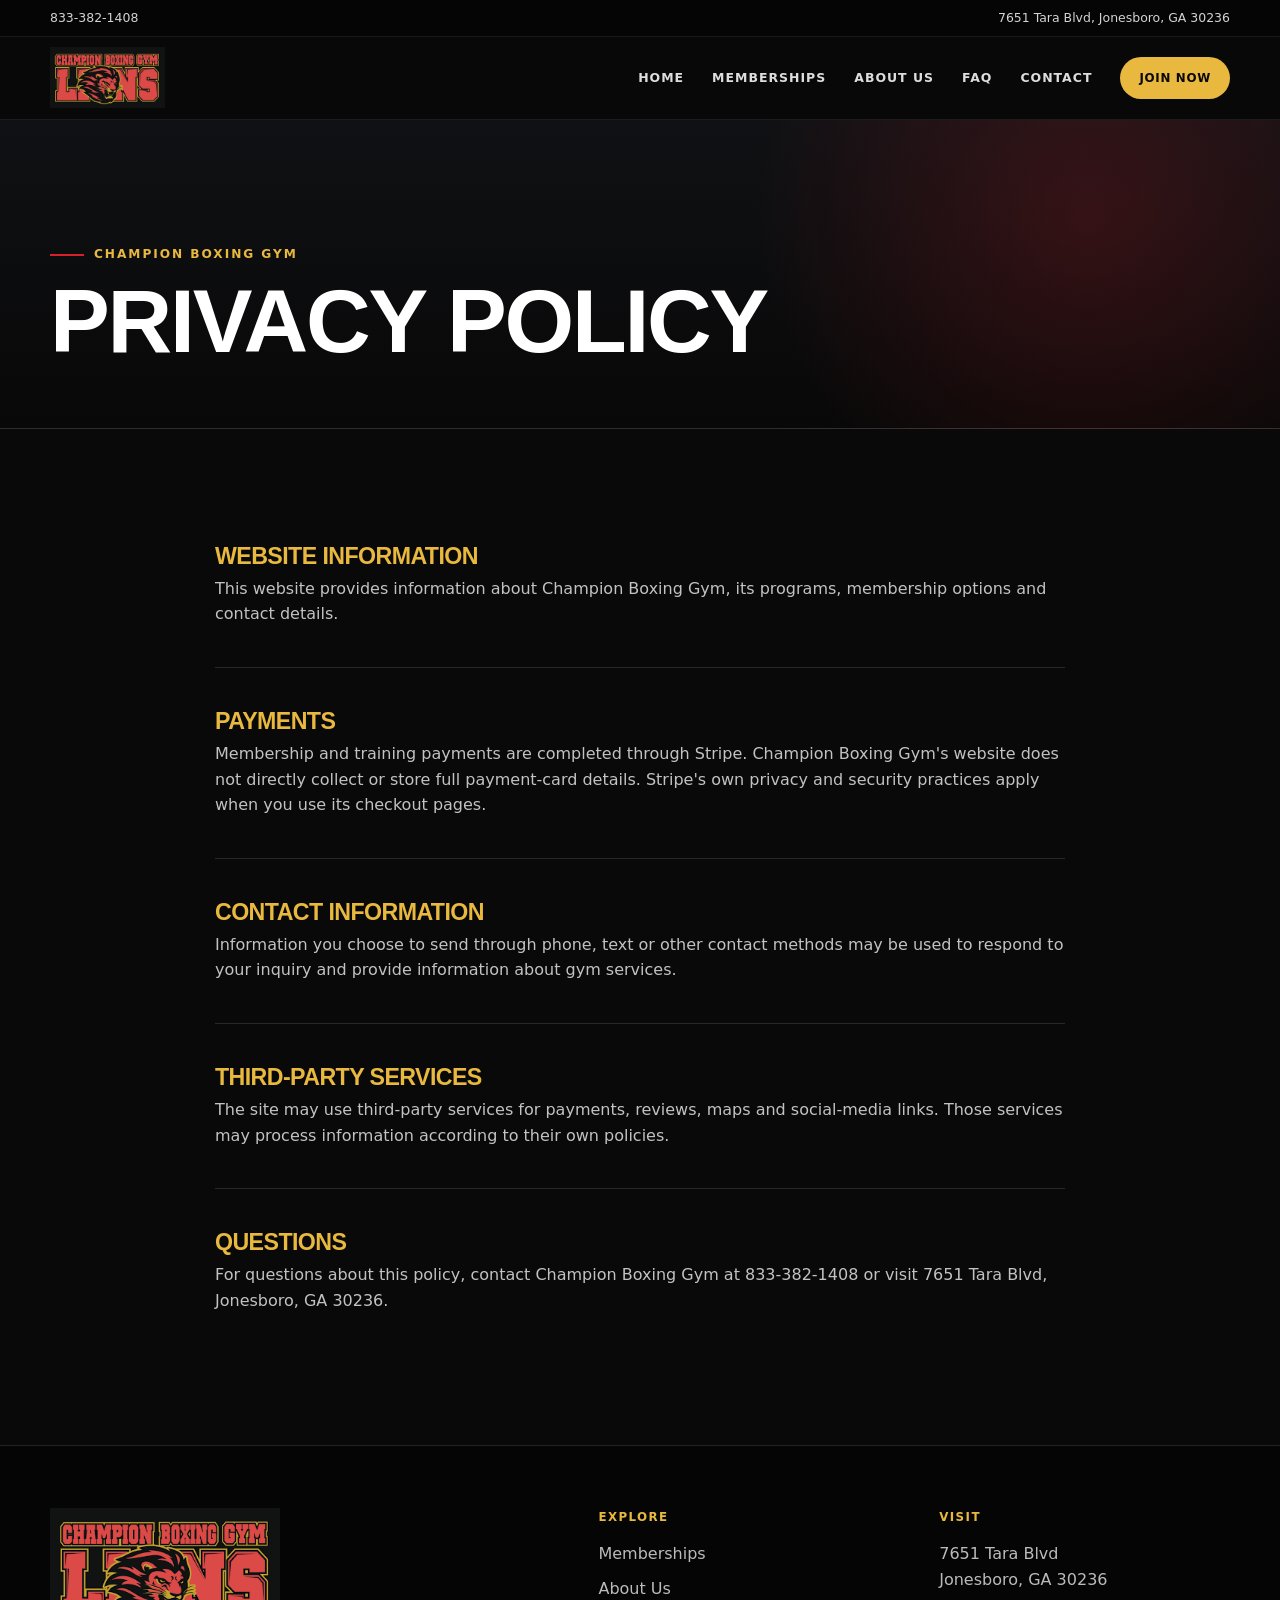
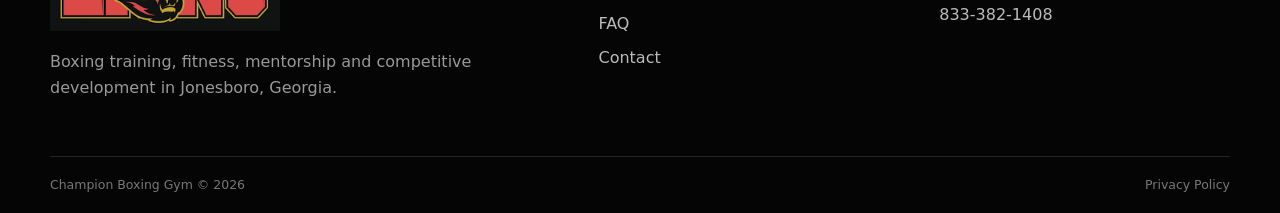
<file: privacy.html>
<!doctype html><html lang="en"><head><meta charset="utf-8"><meta name="viewport" content="width=device-width,initial-scale=1"><title>Privacy Policy | Champion Boxing Gym</title><link rel="icon" href="assets/images/champion-boxing-logo.png"><link rel="stylesheet" href="styles.css"></head><body>
<div class="topbar"><div class="container"><span><a href="tel:+18333821408">833-382-1408</a></span><span>7651 Tara Blvd, Jonesboro, GA 30236</span></div></div><header class="site-header"><div class="container nav"><a class="brand" href="index.html"><img src="assets/images/champion-boxing-logo.png" alt="Champion Boxing Gym Lions logo"></a><button class="menu-btn" aria-label="Open menu">☰</button><nav class="nav-links"><a href="index.html">Home</a><a href="memberships.html">Memberships</a><a href="about.html">About Us</a><a href="faq.html">FAQ</a><a href="contact.html">Contact</a><a class="btn small gold" href="memberships.html">Join Now</a></nav></div></header>
<main><section class="page-hero"><div class="container"><div class="eyebrow">Champion Boxing Gym</div><h1 style="font-size:clamp(3rem,7vw,6rem);margin-top:14px">Privacy Policy</h1></div></section><section class="section"><div class="container" style="max-width:850px"><div class="copy-stack"><div class="copy-block"><h3>Website Information</h3><p>This website provides information about Champion Boxing Gym, its programs, membership options and contact details.</p></div><div class="copy-block"><h3>Payments</h3><p>Membership and training payments are completed through Stripe. Champion Boxing Gym's website does not directly collect or store full payment-card details. Stripe's own privacy and security practices apply when you use its checkout pages.</p></div><div class="copy-block"><h3>Contact Information</h3><p>Information you choose to send through phone, text or other contact methods may be used to respond to your inquiry and provide information about gym services.</p></div><div class="copy-block"><h3>Third-Party Services</h3><p>The site may use third-party services for payments, reviews, maps and social-media links. Those services may process information according to their own policies.</p></div><div class="copy-block"><h3>Questions</h3><p>For questions about this policy, contact Champion Boxing Gym at 833-382-1408 or visit 7651 Tara Blvd, Jonesboro, GA 30236.</p></div></div></div></section></main>
<footer class="site-footer"><div class="container footer-grid"><div><img class="footer-logo" src="assets/images/champion-boxing-logo.png" alt="Champion Boxing Gym"><p class="footer-copy">Boxing training, fitness, mentorship and competitive development in Jonesboro, Georgia.</p></div><div><div class="footer-title">Explore</div><div class="footer-links"><a href="memberships.html">Memberships</a><a href="about.html">About Us</a><a href="faq.html">FAQ</a><a href="contact.html">Contact</a></div></div><div><div class="footer-title">Visit</div><div class="footer-links"><a href="https://maps.google.com/?q=7651+Tara+Blvd+Jonesboro+GA+30236" target="_blank" rel="noopener">7651 Tara Blvd<br>Jonesboro, GA 30236</a><a href="tel:+18333821408">833-382-1408</a></div></div></div><div class="container copyright"><span>Champion Boxing Gym © <span data-year></span></span><a href="privacy.html">Privacy Policy</a></div></footer><script src="script.js"></script></body></html>
</file>
<file: styles.css>
:root{
  --red:#d5222a;
  --red-dark:#961319;
  --gold:#e8b83f;
  --gold-light:#f4d77f;
  --ink:#090909;
  --ink-2:#111214;
  --ink-3:#1b1d20;
  --paper:#f5f1e8;
  --white:#fff;
  --muted:#b9b9b9;
  --line:rgba(255,255,255,.12);
  --shadow:0 18px 50px rgba(0,0,0,.28);
  --radius:22px;
  --max:1180px;
}
*{box-sizing:border-box}
html{scroll-behavior:smooth}
body{margin:0;background:var(--ink);color:var(--white);font-family:Inter,ui-sans-serif,system-ui,-apple-system,BlinkMacSystemFont,"Segoe UI",sans-serif;line-height:1.6}
body.modal-open{overflow:hidden}
a{color:inherit;text-decoration:none}
img,video{display:block;max-width:100%}
button,input,textarea,select{font:inherit}
button{cursor:pointer}
.container{width:min(var(--max),calc(100% - 40px));margin-inline:auto}
.section{padding:92px 0}
.section-tight{padding:60px 0}
.eyebrow{display:inline-flex;align-items:center;gap:10px;color:var(--gold);text-transform:uppercase;letter-spacing:.16em;font-size:.76rem;font-weight:900}
.eyebrow:before{content:"";width:34px;height:2px;background:var(--red)}
h1,h2,h3,.display{font-family:"Arial Black",Impact,Haettenschweiler,sans-serif;line-height:.95;letter-spacing:-.025em;text-transform:uppercase;margin:0}
h1{font-size:clamp(3.5rem,9vw,8.5rem)}
h2{font-size:clamp(2.3rem,5vw,4.8rem)}
h3{font-size:1.45rem}
p{margin:0 0 1rem}.lead{font-size:clamp(1.05rem,2vw,1.25rem);color:#d7d7d7;max-width:740px}
.kicker{color:var(--red);font-weight:900;text-transform:uppercase;letter-spacing:.12em;font-size:.76rem}
.btn{display:inline-flex;align-items:center;justify-content:center;gap:10px;min-height:52px;padding:0 24px;border-radius:999px;border:1px solid transparent;background:var(--red);color:#fff;font-weight:900;text-transform:uppercase;letter-spacing:.06em;font-size:.82rem;transition:.2s transform,.2s background,.2s border-color}
.btn:hover{transform:translateY(-2px);background:#eb2b34}
.btn.gold{background:var(--gold);color:#090909}.btn.gold:hover{background:var(--gold-light)}
.btn.ghost{background:transparent;border-color:rgba(255,255,255,.34)}.btn.ghost:hover{border-color:var(--gold);background:rgba(255,255,255,.05)}
.btn.small{min-height:42px;padding:0 18px;font-size:.74rem}
.tag{display:inline-flex;align-items:center;padding:7px 11px;border-radius:999px;border:1px solid rgba(232,184,63,.4);background:rgba(232,184,63,.08);color:var(--gold-light);font-size:.72rem;font-weight:850;letter-spacing:.06em;text-transform:uppercase}

/* Header */
.topbar{background:#050505;border-bottom:1px solid rgba(255,255,255,.08);font-size:.78rem;color:#d3d3d3}
.topbar .container{display:flex;justify-content:space-between;gap:20px;padding:8px 0}.topbar a:hover{color:var(--gold)}
.site-header{position:sticky;top:0;z-index:80;background:rgba(9,9,9,.92);backdrop-filter:blur(16px);border-bottom:1px solid rgba(255,255,255,.08)}
.nav{height:82px;display:flex;align-items:center;gap:24px}.brand{display:flex;align-items:center;min-width:210px}.brand img{height:61px;width:auto}
.nav-links{margin-left:auto;display:flex;align-items:center;gap:28px}.nav-links a:not(.btn){font-size:.78rem;font-weight:850;text-transform:uppercase;letter-spacing:.08em;color:#ddd}.nav-links a.active,.nav-links a:hover{color:var(--gold)}
.menu-btn{display:none;margin-left:auto;width:46px;height:46px;border:1px solid var(--line);border-radius:50%;background:transparent;color:#fff;font-size:1.2rem}

/* Hero */
.hero{min-height:760px;position:relative;display:flex;align-items:flex-end;overflow:hidden;background:#050505}
.hero-media{position:absolute;inset:0}.hero-media video,.hero-media img{width:100%;height:100%;object-fit:cover;object-position:center 36%}
.hero-media:after{content:"";position:absolute;inset:0;background:linear-gradient(90deg,rgba(0,0,0,.95) 0%,rgba(0,0,0,.72) 42%,rgba(0,0,0,.28) 72%,rgba(0,0,0,.58) 100%),linear-gradient(0deg,#090909 0%,transparent 38%)}
.hero-inner{position:relative;z-index:2;padding:110px 0 88px;width:100%}.hero-copy{max-width:900px}.hero h1 span{color:var(--red);text-shadow:2px 2px 0 var(--gold)}
.hero .lead{margin:26px 0 32px;max-width:680px}.hero-actions{display:flex;flex-wrap:wrap;gap:12px}
.hero-strip{margin-top:54px;display:flex;flex-wrap:wrap;gap:14px}.stat-chip{padding:14px 18px;background:rgba(10,10,10,.7);border:1px solid rgba(255,255,255,.14);border-radius:14px;backdrop-filter:blur(10px)}.stat-chip strong{display:block;color:var(--gold);font-size:1.08rem}.stat-chip span{font-size:.72rem;color:#c7c7c7;text-transform:uppercase;letter-spacing:.08em}

/* Award */
.award-band{position:relative;background:linear-gradient(110deg,var(--gold),#f6dc85 48%,#d79b20);color:#111;overflow:hidden}
.award-band:before{content:"★";position:absolute;right:4%;top:-82px;font-size:240px;color:rgba(0,0,0,.08)}
.award-inner{display:flex;align-items:center;gap:34px;padding:33px 0;position:relative}.award-seal{width:88px;height:88px;flex:0 0 auto;border:4px double #111;border-radius:50%;display:grid;place-items:center;font-family:"Arial Black",Impact,sans-serif;text-align:center;font-size:.76rem;line-height:1.05;transform:rotate(-7deg)}
.award-copy strong{display:block;font-family:"Arial Black",Impact,sans-serif;text-transform:uppercase;font-size:clamp(1.55rem,3.5vw,3rem);line-height:1}.award-copy span{font-weight:800}

/* Cards/grids */
.split{display:grid;grid-template-columns:1.05fr .95fr;gap:70px;align-items:center}.split.reverse{grid-template-columns:.95fr 1.05fr}.split.reverse .split-media{order:2}
.split-media{position:relative}.split-media img{width:100%;border-radius:var(--radius);box-shadow:var(--shadow);aspect-ratio:4/3;object-fit:cover}.split-media:after{content:"";position:absolute;inset:18px -18px -18px 18px;border:2px solid var(--red);border-radius:var(--radius);z-index:-1}
.grid-3{display:grid;grid-template-columns:repeat(3,1fr);gap:20px}.feature-card,.program-card,.price-card,.info-card{background:linear-gradient(150deg,var(--ink-3),#0f1012);border:1px solid var(--line);border-radius:var(--radius);overflow:hidden;box-shadow:0 14px 34px rgba(0,0,0,.2)}
.feature-card{padding:28px}.feature-icon{font-family:"Arial Black",Impact,sans-serif;color:var(--gold);font-size:2rem;margin-bottom:20px}.feature-card p{color:#bbb;margin:12px 0 0}
.program-card{position:relative;min-height:420px}.program-card img{position:absolute;inset:0;width:100%;height:100%;object-fit:cover}.program-card:after{content:"";position:absolute;inset:0;background:linear-gradient(0deg,rgba(0,0,0,.94),rgba(0,0,0,.14) 70%)}.program-body{position:absolute;left:24px;right:24px;bottom:24px;z-index:2}.program-body p{color:#d2d2d2;margin:.6rem 0 1.1rem}

/* Gallery */
.gallery{display:grid;grid-template-columns:1.25fr .75fr .75fr;grid-auto-rows:260px;gap:12px}.gallery figure{margin:0;overflow:hidden;border-radius:18px;position:relative;background:#151515}.gallery figure:first-child{grid-row:span 2}.gallery figure:nth-child(4){grid-column:span 2}.gallery img{width:100%;height:100%;object-fit:cover;transition:transform .45s}.gallery figure:hover img{transform:scale(1.035)}

/* Page hero */
.page-hero{padding:118px 0 64px;background:radial-gradient(circle at 85% 30%,rgba(213,34,42,.2),transparent 30%),linear-gradient(180deg,#101114,#080808);border-bottom:1px solid var(--line)}
.page-hero h1{font-size:clamp(3.3rem,7vw,6.5rem);margin-top:14px}.breadcrumbs{color:#a6a6a6;font-size:.78rem;text-transform:uppercase;letter-spacing:.12em}

/* Membership */
.price-note{margin:28px 0 0;padding:18px 20px;border:1px solid rgba(232,184,63,.38);border-radius:14px;background:rgba(232,184,63,.07);color:#e8e1cf}.price-note strong{color:var(--gold)}
.pricing-grid{display:grid;grid-template-columns:repeat(3,1fr);gap:18px;margin-top:38px}.price-card{padding:30px;display:flex;flex-direction:column;position:relative}.price-card.featured{border-color:rgba(232,184,63,.7);box-shadow:0 20px 60px rgba(232,184,63,.1)}.best-value{position:absolute;top:18px;right:18px;background:var(--gold);color:#111;padding:6px 10px;border-radius:999px;font-size:.65rem;font-weight:950;text-transform:uppercase;letter-spacing:.08em}.price-title{font-family:"Arial Black",Impact,sans-serif;text-transform:uppercase;font-size:1.35rem;line-height:1.05;max-width:80%}.price{display:flex;align-items:flex-end;gap:5px;margin:18px 0 12px}.price .amount{font-size:3rem;font-weight:950;line-height:1;color:#fff}.price .period{color:#aaa;font-size:.83rem;padding-bottom:5px}.price-card p{color:#bcbcbc}.term{color:var(--gold-light);font-weight:800;font-size:.83rem}.benefits{list-style:none;padding:0;margin:22px 0 28px;border-top:1px solid var(--line)}.benefits li{padding:11px 0 11px 23px;border-bottom:1px solid var(--line);color:#d0d0d0;font-size:.9rem;position:relative}.benefits li:before{content:"✓";position:absolute;left:0;color:var(--gold);font-weight:900}.price-card .btn{margin-top:auto;width:100%}.fee-badge{margin:0 0 18px;color:#e7c871;font-weight:800;font-size:.8rem}

/* About timeline */
.legacy-grid{display:grid;grid-template-columns:repeat(4,1fr);gap:14px;margin-top:34px}.legacy-stat{padding:25px;border-left:3px solid var(--red);background:#111214}.legacy-stat strong{display:block;font-family:"Arial Black",Impact,sans-serif;font-size:2rem;color:var(--gold);line-height:1}.legacy-stat span{display:block;color:#aaa;font-size:.78rem;text-transform:uppercase;letter-spacing:.08em;margin-top:8px}
.copy-stack{display:grid;gap:18px}.copy-block{padding:24px 0;border-bottom:1px solid var(--line)}.copy-block:last-child{border:0}.copy-block h3{color:var(--gold);margin-bottom:9px}.copy-block p{color:#c2c2c2}

/* FAQ */
.faq-list{max-width:920px;margin:40px auto 0}.faq-item{border-bottom:1px solid var(--line)}.faq-q{width:100%;background:transparent;border:0;color:#fff;text-align:left;display:flex;justify-content:space-between;gap:20px;padding:22px 0;font-weight:900;font-size:1rem}.faq-q span:last-child{color:var(--gold);font-size:1.3rem}.faq-a{max-height:0;overflow:hidden;transition:max-height .3s ease}.faq-a p{color:#bdbdbd;padding:0 36px 22px 0;margin:0}.faq-item.open .faq-a{max-height:300px}.faq-item.open .faq-q span:last-child{transform:rotate(45deg)}

/* Contact */
.contact-grid{display:grid;grid-template-columns:1fr 1fr;gap:24px}.contact-card{background:#111214;border:1px solid var(--line);border-radius:var(--radius);padding:32px}.contact-card h2{font-size:2.5rem}.field{margin-top:16px}.field label{display:block;font-size:.74rem;font-weight:850;text-transform:uppercase;letter-spacing:.08em;color:#aaa;margin-bottom:7px}.field input,.field textarea,.field select{width:100%;background:#090a0b;color:#fff;border:1px solid #34363a;border-radius:12px;padding:14px 15px;outline:none}.field input:focus,.field textarea:focus,.field select:focus{border-color:var(--gold)}.field textarea{min-height:135px;resize:vertical}.contact-actions{display:flex;flex-wrap:wrap;gap:10px;margin-top:20px}.contact-list{display:grid;gap:18px;margin-top:24px}.contact-list a,.contact-list div{padding:18px 0;border-bottom:1px solid var(--line)}.contact-list small{display:block;color:#888;text-transform:uppercase;letter-spacing:.1em}.contact-list strong{display:block;margin-top:4px;font-size:1.06rem}.map{border:0;width:100%;min-height:330px;border-radius:18px;filter:grayscale(.2) contrast(1.05)}

/* Reviews */
.reviews-wrap{border-radius:var(--radius);overflow:hidden;background:#fff;min-height:380px}.reviews-wrap iframe{display:block;width:100%;min-height:620px;border:0;background:#fff}

/* Video feature */
.video-feature{display:grid;grid-template-columns:.8fr 1.2fr;gap:40px;align-items:center}.vertical-video{width:min(100%,420px);aspect-ratio:9/16;border-radius:26px;overflow:hidden;border:1px solid rgba(255,255,255,.15);box-shadow:var(--shadow);margin-inline:auto;background:#000}.vertical-video video{width:100%;height:100%;object-fit:cover}

/* Footer */
.site-footer{border-top:1px solid var(--line);background:#050505}.footer-grid{display:grid;grid-template-columns:1.2fr .7fr .7fr;gap:50px;padding:62px 0 40px}.footer-logo{width:230px}.footer-copy{color:#999;max-width:460px;margin-top:18px}.footer-title{font-size:.74rem;color:var(--gold);font-weight:900;text-transform:uppercase;letter-spacing:.12em;margin-bottom:14px}.footer-links{display:grid;gap:9px}.footer-links a{color:#bbb}.footer-links a:hover{color:#fff}.social-links{display:flex;gap:10px;margin-top:16px}.social-links a{border:1px solid var(--line);padding:9px 12px;border-radius:999px;font-size:.76rem;font-weight:850}.copyright{border-top:1px solid var(--line);padding:18px 0;color:#777;font-size:.78rem;display:flex;justify-content:space-between;gap:20px}

/* Modal */
.modal{position:fixed;inset:0;z-index:120;display:none;align-items:center;justify-content:center;padding:24px;background:rgba(0,0,0,.82);backdrop-filter:blur(8px)}.modal.open{display:flex}.modal-card{width:min(680px,100%);max-height:92vh;overflow:auto;background:#131417;border:1px solid rgba(255,255,255,.18);border-radius:24px;box-shadow:0 35px 100px rgba(0,0,0,.6);padding:30px}.modal-top{display:flex;justify-content:space-between;gap:20px;align-items:flex-start}.modal-close{border:1px solid var(--line);background:transparent;color:#fff;width:38px;height:38px;border-radius:50%;font-size:1.2rem}.modal-plan{font-family:"Arial Black",Impact,sans-serif;text-transform:uppercase;font-size:1.8rem}.modal-price{color:var(--gold);font-weight:900;margin-top:5px}.agreement-box{margin:20px 0;padding:18px;border-radius:14px;background:#0b0c0d;border:1px solid var(--line);color:#c9c9c9;font-size:.88rem}.check{display:flex;gap:11px;align-items:flex-start;margin:14px 0;color:#d9d9d9;font-size:.9rem}.check input{margin-top:4px;accent-color:var(--red)}.modal .field{margin-top:13px}.modal-footer{display:flex;gap:10px;margin-top:22px}.modal-footer .btn{flex:1}.disabled{opacity:.45;pointer-events:none}

/* Reveal */
.reveal{opacity:0;transform:translateY(18px);transition:.65s ease}.reveal.visible{opacity:1;transform:none}

@media(max-width:900px){
  .topbar .container{justify-content:center}.topbar .container span:last-child{display:none}
  .nav{height:72px}.brand img{height:54px}.menu-btn{display:block}.nav-links{position:fixed;left:0;right:0;top:112px;background:#0a0a0a;border-bottom:1px solid var(--line);display:none;flex-direction:column;align-items:stretch;padding:20px}.nav-links.open{display:flex}.nav-links .btn{width:100%}
  .hero{min-height:720px}.hero-media:after{background:linear-gradient(0deg,#090909 0%,rgba(0,0,0,.52) 50%,rgba(0,0,0,.52) 100%)}.hero-inner{padding:90px 0 70px}.hero h1{font-size:clamp(3.35rem,17vw,6rem)}
  .award-inner{align-items:flex-start}.award-seal{width:72px;height:72px;font-size:.65rem}
  .split,.split.reverse,.video-feature,.contact-grid{grid-template-columns:1fr;gap:42px}.split.reverse .split-media{order:0}
  .grid-3,.pricing-grid{grid-template-columns:1fr 1fr}.legacy-grid{grid-template-columns:1fr 1fr}.gallery{grid-template-columns:1fr 1fr;grid-auto-rows:220px}.gallery figure:first-child{grid-row:span 1}.gallery figure:nth-child(4){grid-column:span 1}.footer-grid{grid-template-columns:1fr 1fr}.footer-grid>div:first-child{grid-column:1/-1}
}
@media(max-width:620px){
  .container{width:min(var(--max),calc(100% - 28px))}.section{padding:72px 0}.section-tight{padding:48px 0}
  .topbar{font-size:.7rem}.nav-links{top:105px}.hero{min-height:680px}.hero-actions .btn{width:100%}.hero-strip{display:grid;grid-template-columns:1fr 1fr;width:100%}.stat-chip{padding:11px 12px}
  .award-inner{gap:16px}.award-seal{display:none}
  .grid-3,.pricing-grid,.legacy-grid,.footer-grid{grid-template-columns:1fr}.footer-grid>div:first-child{grid-column:auto}
  .gallery{grid-template-columns:1fr;grid-auto-rows:260px}.gallery figure:nth-child(4){grid-column:auto}.reviews-wrap iframe{min-height:680px}
  .page-hero{padding:90px 0 48px}.copyright{flex-direction:column}.modal{padding:12px}.modal-card{padding:22px}.modal-footer{flex-direction:column}
}
</file>
